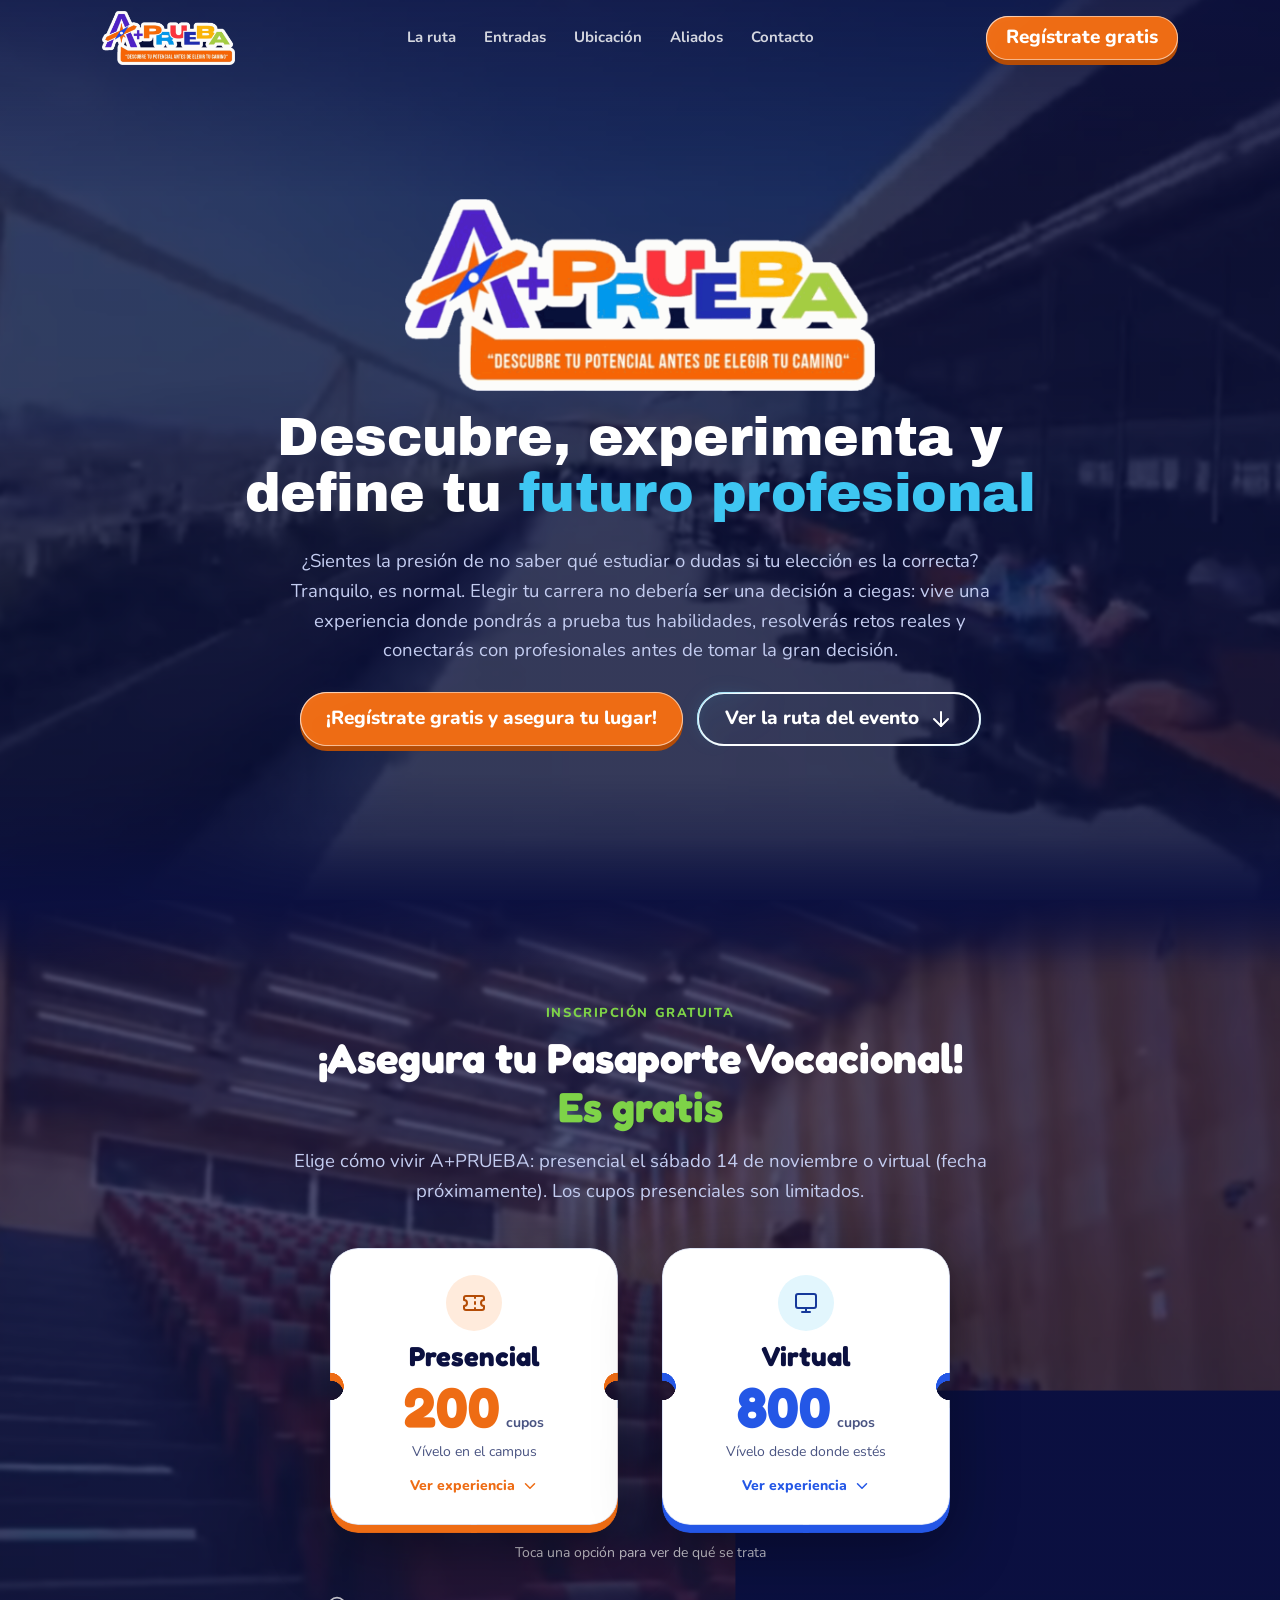
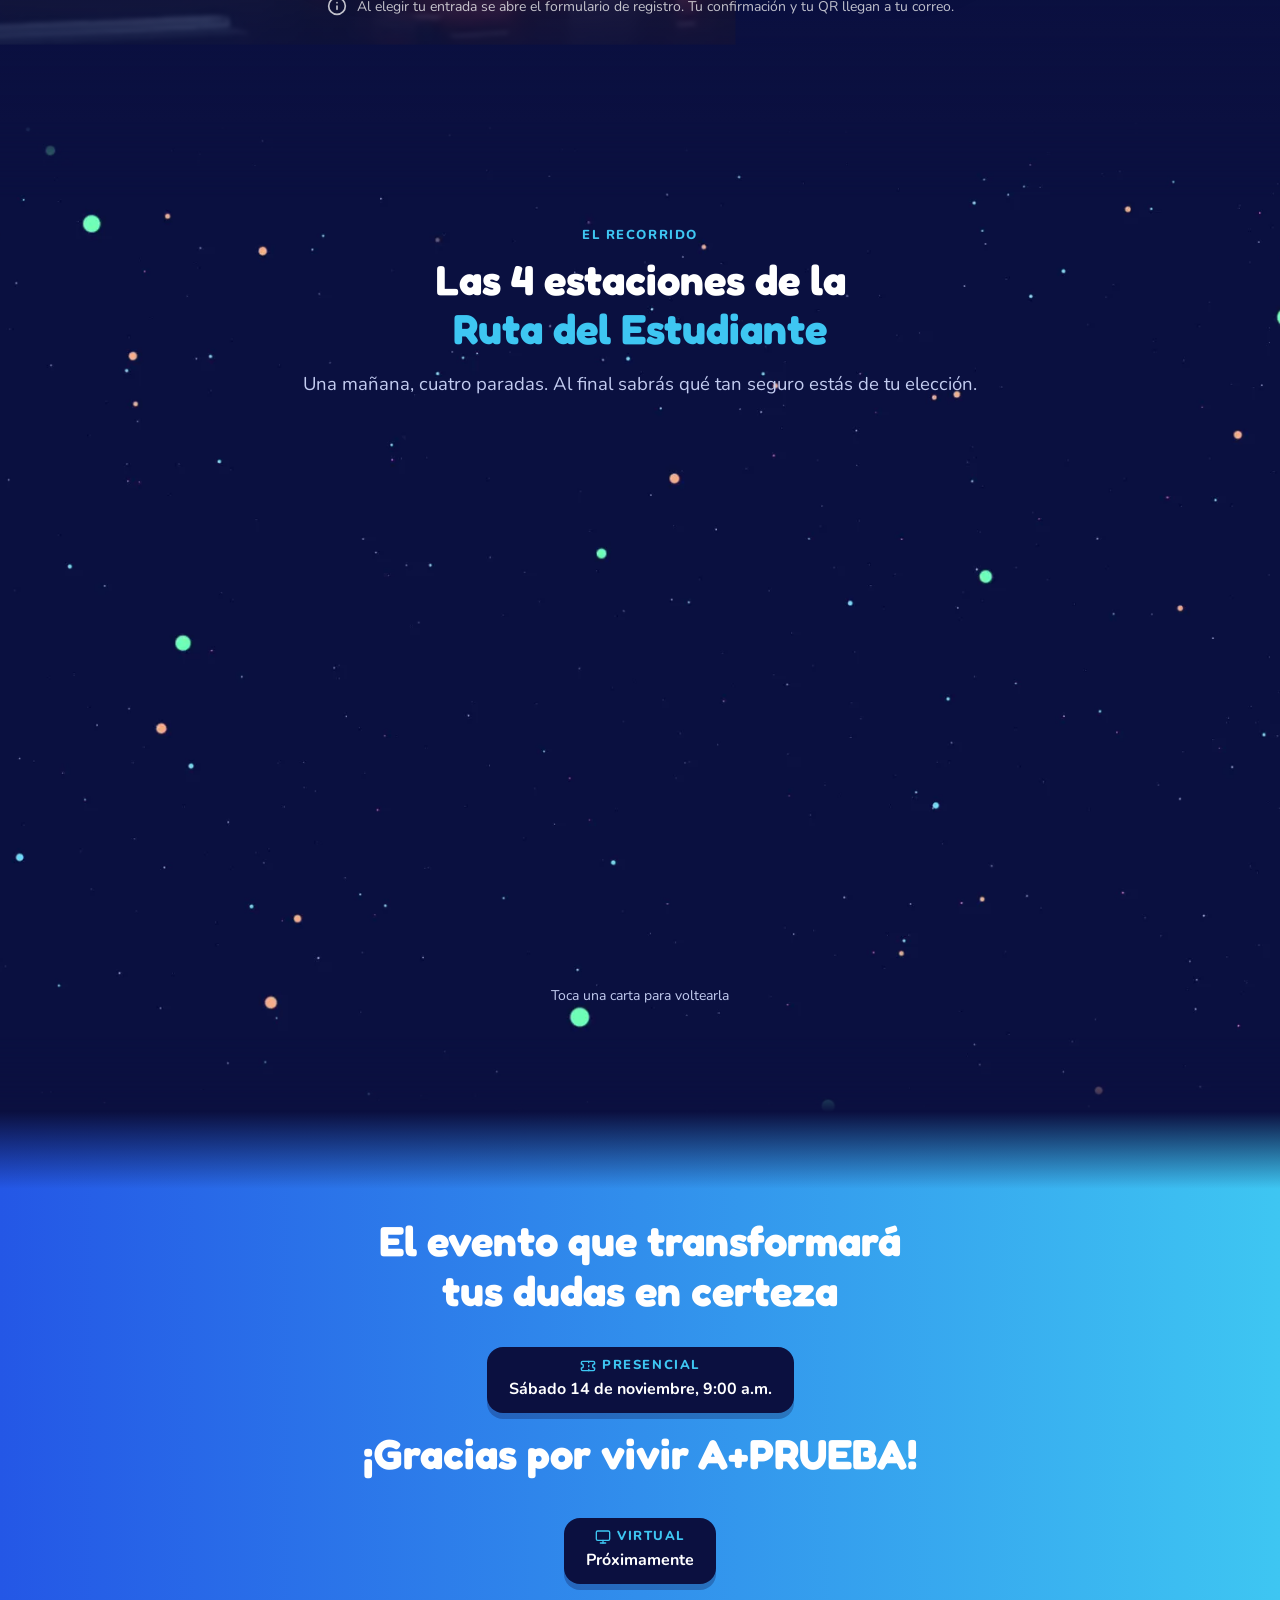
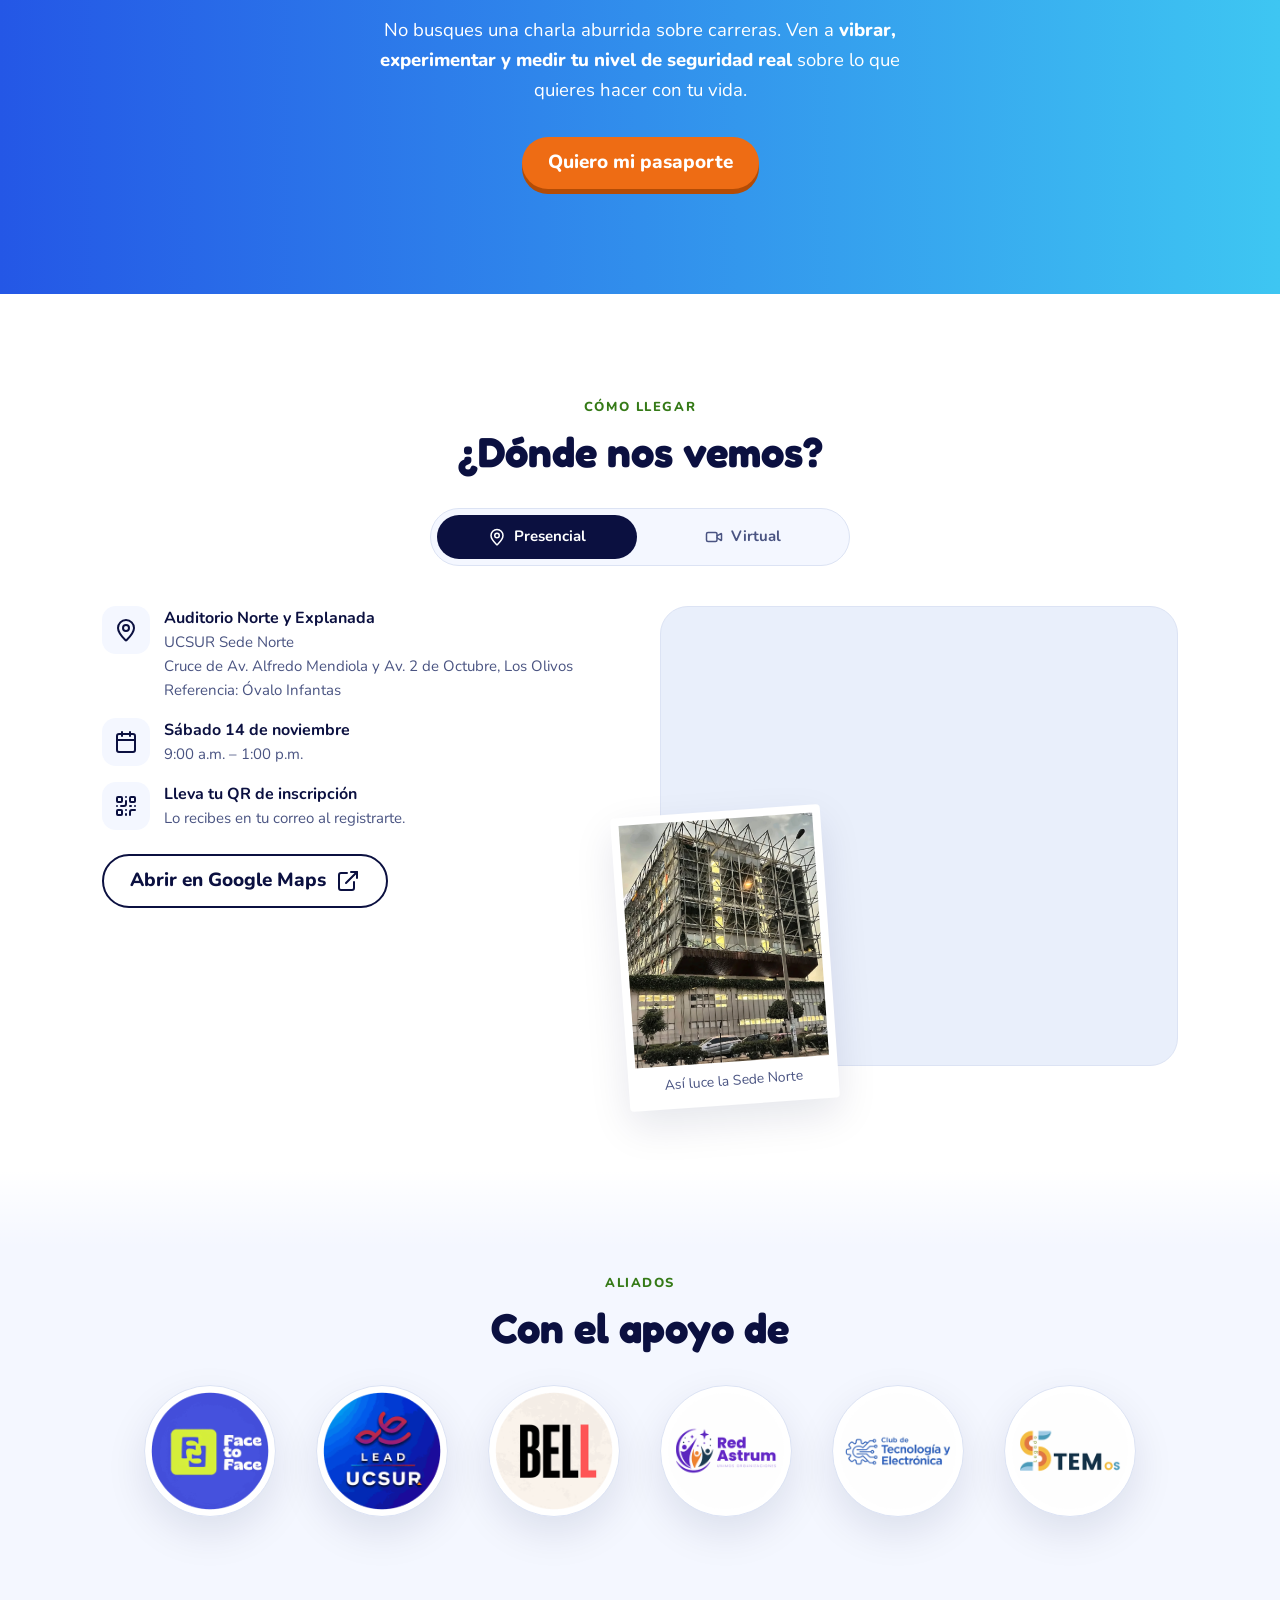
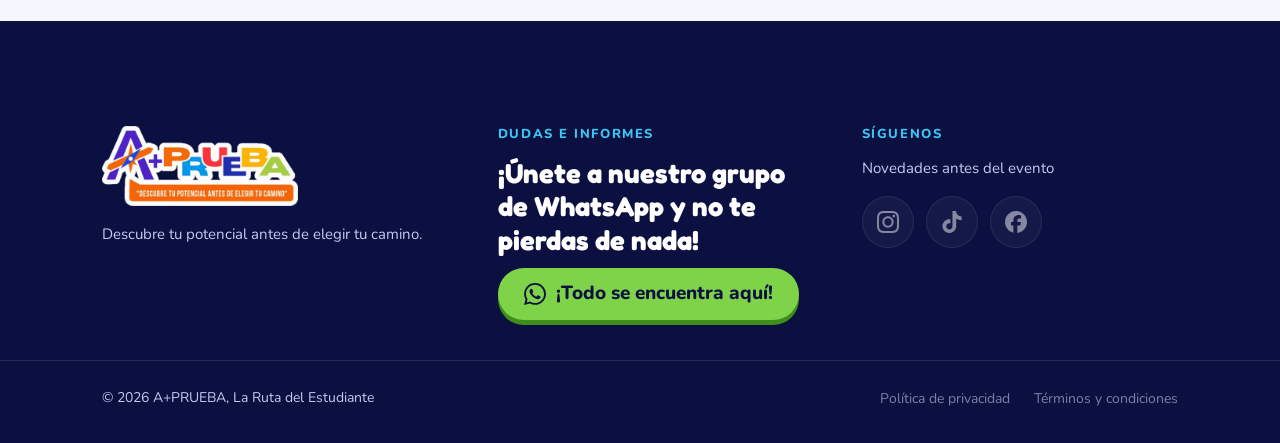
<file: index.html>
<!DOCTYPE html>
<html lang="es-PE">
<head>
<meta charset="utf-8">
<meta name="viewport" content="width=device-width, initial-scale=1">
<title>A+PRUEBA | La Ruta del Estudiante, 14 de noviembre</title>
<meta name="description" content="Descubre, experimenta y define tu futuro profesional. Evento gratuito para escolares: presencial el sábado 14 de noviembre en UCSUR Sede Norte, a las 9:00 a.m. La fecha virtual, próximamente.">
<meta name="theme-color" content="#0B1040">
<link rel="icon" href="favicon.svg" type="image/svg+xml">

<meta property="og:type" content="website">
<meta property="og:locale" content="es_PE">
<meta property="og:title" content="A+PRUEBA | La Ruta del Estudiante, 14 de noviembre">
<meta property="og:description" content="Descubre, experimenta y define tu futuro profesional. Evento gratuito para escolares: presencial el sábado 14 de noviembre en UCSUR Sede Norte, a las 9:00 a.m. La fecha virtual, próximamente.">
<meta property="og:url" content="https://aprueba-jade.vercel.app/">
<!-- Imagen para compartir: se genera con docs/og/og.html (ver CLAUDE.md, "Comandos").
     WhatsApp y Facebook piden URL absolutas: si llega un dominio propio, cambiar og:url,
     og:image y twitter:image. Un nombre nuevo obliga a pedirla de nuevo (saltea la caché). -->
<meta property="og:image" content="https://aprueba-jade.vercel.app/assets/og/og-aprueba-3.jpg">
<meta property="og:image:type" content="image/jpeg">
<meta property="og:image:width" content="1200">
<meta property="og:image:height" content="630">
<meta property="og:image:alt" content="A+PRUEBA, La Ruta del Estudiante: presencial el sábado 14 de noviembre, 9:00 a.m. Virtual: próximamente. Gratis.">
<meta name="twitter:card" content="summary_large_image">
<meta name="twitter:title" content="A+PRUEBA | La Ruta del Estudiante, 14 de noviembre">
<meta name="twitter:description" content="Descubre, experimenta y define tu futuro profesional. Evento gratuito para escolares: presencial el sábado 14 de noviembre en UCSUR Sede Norte, a las 9:00 a.m. La fecha virtual, próximamente.">
<meta name="twitter:image" content="https://aprueba-jade.vercel.app/assets/og/og-aprueba-3.jpg">
<meta name="twitter:image:alt" content="A+PRUEBA, La Ruta del Estudiante: presencial el sábado 14 de noviembre, 9:00 a.m. Virtual: próximamente. Gratis.">

<link rel="preconnect" href="https://fonts.googleapis.com">
<link rel="preconnect" href="https://fonts.gstatic.com" crossorigin>
<!-- Una hoja externa bloquea la ejecución de los módulos: si Google Fonts
     tarda, la página se queda sin JS. Se carga sin bloquear y se activa al llegar. -->
<link rel="preload" as="style" href="https://fonts.googleapis.com/css2?family=Archivo+Black&family=Fredoka:wght@600;700&family=Nunito:ital,wght@0,400;0,600;0,700;0,800;1,600&display=swap">
<link rel="stylesheet" href="https://fonts.googleapis.com/css2?family=Archivo+Black&family=Fredoka:wght@600;700&family=Nunito:ital,wght@0,400;0,600;0,700;0,800;1,600&display=swap" media="print" onload="this.media='all'">
<noscript><link rel="stylesheet" href="https://fonts.googleapis.com/css2?family=Archivo+Black&family=Fredoka:wght@600;700&family=Nunito:ital,wght@0,400;0,600;0,700;0,800;1,600&display=swap"></noscript>
<link rel="stylesheet" href="css/tokens.css">
<link rel="stylesheet" href="css/styles.css">
<link rel="stylesheet" href="css/motion.css">
</head>
<body>

<a class="salto" href="#contenido">Saltar al contenido</a>

<header class="nav" id="nav">
  <div class="contenedor nav__interior">
    <a class="nav__logo" href="#inicio">
      <img src="assets/logos/aprueba.png" alt="A+PRUEBA" width="132" height="54" fetchpriority="high" decoding="async">
    </a>

    <nav class="nav__menu" aria-label="Navegación principal">
      <ul class="nav__lista">
        <li><a href="#ruta"><span class="nav__texto">La ruta</span></a></li>
        <li><a href="#entradas"><span class="nav__texto">Entradas</span></a></li>
        <li><a href="#ubicacion"><span class="nav__texto">Ubicación</span></a></li>
        <li><a href="#aliados"><span class="nav__texto">Aliados</span></a></li>
        <li><a href="#contacto"><span class="nav__texto">Contacto</span></a></li>
      </ul>
    </nav>

    <a class="boton boton--naranja boton--compacto nav__cta" href="#entradas" data-ir-entradas data-latido>Regístrate gratis</a>

    <button class="nav__hamburguesa" type="button" aria-label="Abrir menú" aria-expanded="false" aria-controls="menu-movil">
      <svg class="icono" viewBox="0 0 24 24" fill="none" stroke="currentColor" stroke-width="2" stroke-linecap="round" stroke-linejoin="round" aria-hidden="true"><line x1="4" x2="20" y1="6" y2="6"/><line x1="4" x2="20" y1="12" y2="12"/><line x1="4" x2="20" y1="18" y2="18"/></svg>
    </button>
  </div>
</header>

<div class="menu-movil" id="menu-movil" hidden>
  <div class="menu-movil__barra">
    <img src="assets/logos/aprueba.png" alt="A+PRUEBA" width="108" height="44" loading="lazy" decoding="async">
    <button class="menu-movil__cerrar" type="button" aria-label="Cerrar menú">
      <svg class="icono" viewBox="0 0 24 24" fill="none" stroke="currentColor" stroke-width="2" stroke-linecap="round" stroke-linejoin="round" aria-hidden="true"><path d="M18 6 6 18"/><path d="m6 6 12 12"/></svg>
    </button>
  </div>
  <nav class="menu-movil__nav" aria-label="Navegación móvil">
    <ul>
      <li><a href="#ruta">La ruta</a></li>
      <li><a href="#entradas">Entradas</a></li>
      <li><a href="#ubicacion">Ubicación</a></li>
      <li><a href="#aliados">Aliados</a></li>
      <li><a href="#contacto">Contacto</a></li>
    </ul>
  </nav>
  <a class="boton boton--naranja boton--ancho" href="#entradas" data-ir-entradas>Regístrate gratis</a>
</div>

<main id="contenido">

<section class="hero" id="inicio" aria-labelledby="hero-titulo">
  <video class="video-fondo hero__video" muted loop playsinline preload="none"
         poster="assets/video/campus-poster.jpg" aria-hidden="true"
         data-fondo data-carga="al-cargar"
         data-movil-webm="assets/video/campus-movil.webm" data-movil="assets/video/campus-movil.mp4"
         data-webm="assets/video/campus.webm" data-escritorio="assets/video/campus.mp4"></video>
  <div class="contenedor hero__interior">
    <div class="hero__texto">

      <h1 class="hero__h1 archivo-black-regular" id="hero-titulo">
        <img class="hero__logo" src="assets/logos/aprueba.png" alt="A+PRUEBA" width="470" height="192" fetchpriority="high" decoding="async">
        <span class="hero__frase">Descubre, experimenta y define tu <span class="resalte-celeste">futuro profesional</span></span>
      </h1>

      <p class="hero__sub lead solo-escritorio">¿Sientes la presión de no saber qué estudiar o dudas si tu elección es la correcta? Tranquilo, es normal. Elegir tu carrera no debería ser una decisión a ciegas: vive una experiencia donde pondrás a prueba tus habilidades, resolverás retos reales y conectarás con profesionales antes de tomar la gran decisión.</p>
      <p class="hero__sub lead solo-movil">Elegir tu carrera no debería ser una decisión a ciegas. Pon a prueba tus habilidades, resuelve retos reales y conecta con profesionales antes de decidir.</p>

      <div class="hero__botones">
        <a class="boton boton--naranja" href="#entradas" data-ir-entradas>
          <span class="solo-escritorio-inline">¡Regístrate gratis y asegura tu lugar!</span>
          <span class="solo-movil-inline">¡Regístrate gratis!</span>
        </a>
        <a class="boton boton--fantasma" href="#ruta">
          Ver la ruta del evento
          <svg class="icono" viewBox="0 0 24 24" fill="none" stroke="currentColor" stroke-width="2" stroke-linecap="round" stroke-linejoin="round" aria-hidden="true"><path d="M12 5v14"/><path d="m19 12-7 7-7-7"/></svg>
        </a>
      </div>
    </div>
  </div>
</section>

<section class="seccion seccion--oscura entradas" id="entradas" aria-labelledby="entradas-titulo">
  <video class="video-fondo entradas__video" muted loop playsinline preload="none"
         poster="assets/video/auditorio-poster.jpg" aria-hidden="true"
         data-fondo data-movil="assets/video/auditorio-movil.mp4"
         data-webm="assets/video/auditorio.webm" data-escritorio="assets/video/auditorio.mp4"></video>

  <div class="contenedor">
    <header class="encabezado">
      <p class="overline overline--verde">Inscripción gratuita</p>
      <h2 id="entradas-titulo">¡Asegura tu Pasaporte Vocacional!<br><span class="resalte-verde">Es gratis</span></h2>
      <p class="lead lead--sobre-oscuro">Elige cómo vivir A+PRUEBA: presencial el sábado 14 de noviembre o virtual (fecha próximamente). Los cupos presenciales son limitados.</p>
    </header>

    <div class="entradas__selector">
      <div class="boletos">
        <button class="boleto boleto--presencial" type="button" id="boleto-presencial" data-modalidad="presencial" aria-haspopup="dialog">
          <span class="boleto__forma"><span class="boleto__interior">
            <span class="boleto__burbuja">
              <svg class="icono" viewBox="0 0 24 24" fill="none" stroke="currentColor" stroke-width="2" stroke-linecap="round" stroke-linejoin="round" aria-hidden="true"><path d="M2 9a3 3 0 0 1 0 6v2a2 2 0 0 0 2 2h16a2 2 0 0 0 2-2v-2a3 3 0 0 1 0-6V7a2 2 0 0 0-2-2H4a2 2 0 0 0-2 2Z"/><path d="M13 5v2"/><path d="M13 11v2"/><path d="M13 17v2"/></svg>
            </span>
            <span class="boleto__nombre">Presencial</span>
            <span class="boleto__cupos"><span class="boleto__numero" data-cupos="presencial">200</span> <span class="boleto__cupos-texto">cupos</span></span>
            <span class="boleto__linea">Vívelo en el campus</span>
            <span class="boleto__pie">
              <span class="boleto__pie-texto">Ver experiencia</span>
              <svg class="icono boleto__chevron" viewBox="0 0 24 24" fill="none" stroke="currentColor" stroke-width="2" stroke-linecap="round" stroke-linejoin="round" aria-hidden="true"><path d="m6 9 6 6 6-6"/></svg>
            </span>
          </span></span>
        </button>

        <button class="boleto boleto--virtual" type="button" id="boleto-virtual" data-modalidad="virtual" aria-haspopup="dialog">
          <span class="boleto__forma"><span class="boleto__interior">
            <span class="boleto__burbuja">
              <svg class="icono" viewBox="0 0 24 24" fill="none" stroke="currentColor" stroke-width="2" stroke-linecap="round" stroke-linejoin="round" aria-hidden="true"><rect width="20" height="14" x="2" y="3" rx="2"/><line x1="8" x2="16" y1="21" y2="21"/><line x1="12" x2="12" y1="17" y2="21"/></svg>
            </span>
            <span class="boleto__nombre">Virtual</span>
            <span class="boleto__cupos"><span class="boleto__numero" data-cupos="virtual">800</span> <span class="boleto__cupos-texto">cupos</span></span>
            <span class="boleto__linea">Vívelo desde donde estés</span>
            <span class="boleto__pie">
              <span class="boleto__pie-texto">Ver experiencia</span>
              <svg class="icono boleto__chevron" viewBox="0 0 24 24" fill="none" stroke="currentColor" stroke-width="2" stroke-linecap="round" stroke-linejoin="round" aria-hidden="true"><path d="m6 9 6 6 6-6"/></svg>
            </span>
          </span></span>
        </button>
      </div>

      <p class="entradas__ayuda small">Toca una opción para ver de qué se trata</p>

      <dialog class="dialogo dialogo--ticket" id="dialogo-boleto" aria-labelledby="panel-titulo-presencial" aria-describedby="panel-desc-presencial" data-modalidad="presencial">
        <div class="dialogo__caja panel-entrada">
          <button class="dialogo__cerrar" type="button" data-cerrar-dialogo aria-label="Cerrar">
            <svg class="icono" viewBox="0 0 24 24" fill="none" stroke="currentColor" stroke-width="2" stroke-linecap="round" stroke-linejoin="round" aria-hidden="true"><path d="M18 6 6 18"/><path d="m6 6 12 12"/></svg>
          </button>

          <div class="panel-entrada__contenido" data-modalidad="presencial">
            <div class="panel-entrada__info">
              <p class="badge badge--naranja">Experiencia presencial</p>
              <h3 class="panel-entrada__titulo" id="panel-titulo-presencial" tabindex="-1" data-foco-inicial>Vívelo en el campus</h3>
              <p class="panel-entrada__cupos"><span class="panel-entrada__numero" data-cupos="presencial">200</span> cupos</p>
              <p class="panel-entrada__desc" id="panel-desc-presencial">Recorre las 4 estaciones en el Auditorio Norte y la Explanada de UCSUR Sede Norte, con especialistas y profesionales a tu lado.</p>
              <ul class="beneficios">
                <li><span class="beneficios__check"><svg class="icono" viewBox="0 0 24 24" fill="none" stroke="currentColor" stroke-width="2" stroke-linecap="round" stroke-linejoin="round" aria-hidden="true"><path d="M20 6 9 17l-5-5"/></svg></span>Diagnóstico vocacional con especialistas</li>
                <li><span class="beneficios__check"><svg class="icono" viewBox="0 0 24 24" fill="none" stroke="currentColor" stroke-width="2" stroke-linecap="round" stroke-linejoin="round" aria-hidden="true"><path d="M20 6 9 17l-5-5"/></svg></span>Retos prácticos en mesas de trabajo</li>
                <li><span class="beneficios__check"><svg class="icono" viewBox="0 0 24 24" fill="none" stroke="currentColor" stroke-width="2" stroke-linecap="round" stroke-linejoin="round" aria-hidden="true"><path d="M20 6 9 17l-5-5"/></svg></span>Mentores de la industria en vivo</li>
                <li><span class="beneficios__check"><svg class="icono" viewBox="0 0 24 24" fill="none" stroke="currentColor" stroke-width="2" stroke-linecap="round" stroke-linejoin="round" aria-hidden="true"><path d="M20 6 9 17l-5-5"/></svg></span>Networking y validación al instante</li>
              </ul>
            </div>

            <div class="panel-entrada__accion">
              <p class="panel-entrada__subtitulo">Así funciona</p>
              <ol class="pasos">
                <li><span class="pasos__num">1</span><span class="pasos__texto">Regístrate gratis con tus datos.</span></li>
                <li><span class="pasos__num">2</span><span class="pasos__texto">Recibe tu Pasaporte (QR) en tu correo.</span></li>
                <li><span class="pasos__num">3</span><span class="pasos__texto">Preséntalo el sábado 14 de noviembre en UCSUR Sede Norte.</span></li>
              </ol>
              <button class="boton boton--naranja boton--ancho" type="button" data-luma="presencial" disabled>Inscripciones muy pronto</button>
              <p class="panel-entrada__nota small">Cupos limitados por orden de inscripción</p>
              <p class="panel-entrada__cambio small">¿Prefieres conectarte desde casa? <button class="enlace" type="button" data-cambiar="virtual">Ver experiencia virtual</button></p>
            </div>
          </div>

          <div class="panel-entrada__contenido" data-modalidad="virtual" hidden>
            <div class="panel-entrada__info">
              <p class="badge badge--azul">Experiencia virtual</p>
              <h3 class="panel-entrada__titulo" id="panel-titulo-virtual" tabindex="-1" data-foco-inicial>Vívelo desde donde estés</h3>
              <p class="panel-entrada__cupos"><span class="panel-entrada__numero" data-cupos="virtual">800</span> cupos</p>
              <p class="panel-entrada__desc" id="panel-desc-virtual">Conéctate desde tu celular o computadora a una experiencia pensada para lo virtual: no es una simple transmisión, tiene dinámicas propias.</p>
              <ul class="beneficios">
                <li><span class="beneficios__check"><svg class="icono" viewBox="0 0 24 24" fill="none" stroke="currentColor" stroke-width="2" stroke-linecap="round" stroke-linejoin="round" aria-hidden="true"><path d="M20 6 9 17l-5-5"/></svg></span>Diagnóstico digital desde tu celular</li>
                <li><span class="beneficios__check"><svg class="icono" viewBox="0 0 24 24" fill="none" stroke="currentColor" stroke-width="2" stroke-linecap="round" stroke-linejoin="round" aria-hidden="true"><path d="M20 6 9 17l-5-5"/></svg></span>Experiencias dinámicas guiadas</li>
                <li><span class="beneficios__check"><svg class="icono" viewBox="0 0 24 24" fill="none" stroke="currentColor" stroke-width="2" stroke-linecap="round" stroke-linejoin="round" aria-hidden="true"><path d="M20 6 9 17l-5-5"/></svg></span>Retos colaborativos en equipos online</li>
                <li><span class="beneficios__check"><svg class="icono" viewBox="0 0 24 24" fill="none" stroke="currentColor" stroke-width="2" stroke-linecap="round" stroke-linejoin="round" aria-hidden="true"><path d="M20 6 9 17l-5-5"/></svg></span>Conversatorios y salas interactivas</li>
              </ul>
            </div>

            <div class="panel-entrada__accion">
              <p class="panel-entrada__subtitulo">Así funciona</p>
              <ol class="pasos">
                <li><span class="pasos__num">1</span><span class="pasos__texto">Regístrate gratis con tus datos.</span></li>
                <li><span class="pasos__num">2</span><span class="pasos__texto">Recibe tu enlace privado en tu correo.</span></li>
                <li><span class="pasos__num">3</span><span class="pasos__texto">Conéctate el día del evento (fecha próximamente).</span></li>
              </ol>
              <button class="boton boton--azul boton--ancho" type="button" data-luma="virtual" disabled>Inscripciones muy pronto</button>
              <p class="panel-entrada__nota small">Recibirás el enlace privado de acceso en tu correo</p>
              <p class="panel-entrada__cambio small">¿Prefieres vivirlo en el campus? <button class="enlace" type="button" data-cambiar="presencial">Ver experiencia presencial</button></p>
            </div>
          </div>
        </div>
      </dialog>
    </div>

    <p class="entradas__nota">
      <svg class="icono" viewBox="0 0 24 24" fill="none" stroke="currentColor" stroke-width="2" stroke-linecap="round" stroke-linejoin="round" aria-hidden="true"><circle cx="12" cy="12" r="10"/><path d="M12 16v-4"/><path d="M12 8h.01"/></svg>
      Al elegir tu entrada se abre el formulario de registro. Tu confirmación y tu QR llegan a tu correo.
    </p>
  </div>
</section>

<section class="seccion seccion--oscura ruta" id="ruta" aria-labelledby="ruta-titulo">
  <!-- Fondo: partículas de colores. El cuadro quieto va en un
       <img lazy> y no en poster, que se pediría con la página; queda solo con movimiento
       reducido o ahorro de datos. Solo MP4: ref=12 lo deja más liviano que un WebM. -->
  <img class="ruta__fondo" src="assets/video/fondo-ruta-poster.webp" alt="" width="1920" height="1080"
       loading="lazy" decoding="async" aria-hidden="true">
  <video class="video-fondo ruta__fondo" muted loop playsinline preload="none" aria-hidden="true"
         data-fondo data-movil="assets/video/fondo-ruta-movil.mp4" data-escritorio="assets/video/fondo-ruta.mp4"></video>

  <div class="contenedor">
    <header class="encabezado">
      <p class="overline overline--celeste">El recorrido</p>
      <h2 id="ruta-titulo">Las 4 estaciones de la<br><span class="resalte-celeste">Ruta del Estudiante</span></h2>
      <p class="lead lead--sobre-oscuro">Una mañana, cuatro paradas. Al final sabrás qué tan seguro estás de tu elección.</p>
    </header>

    <!-- Carrusel 3D de cartas (js/carrusel.js, lo arma js/ruta.js): al tocar una carta se
         voltea y en el reverso está su estación. Va en un hijo del escenario: .circular-carousel
         lleva width: 100% y le pisaría el ancho a sangre. -->
    <div class="ruta__escenario" hidden><div data-carrusel></div></div>
    <p class="ruta__pista small">Toca una carta para voltearla</p>

    <!-- Sin JS: las 4 estaciones en grilla. Con JS quedan solo para lectores de pantalla, y el
         reverso de cada carta copia su contenido. -->
    <div class="ruta__estaciones">
        <article class="estacion estacion--1" data-foto="assets/img/ruta/conocete.webp">
          <span class="estacion__burbuja">
            <svg class="icono" viewBox="0 0 24 24" fill="none" stroke="currentColor" stroke-width="2" stroke-linecap="round" stroke-linejoin="round" aria-hidden="true"><circle cx="12" cy="12" r="10"/><polygon points="16.24 7.76 14.12 14.12 7.76 16.24 9.88 9.88 16.24 7.76"/></svg>
          </span>
          <div class="estacion__texto">
            <p class="overline estacion__overline">Estación 1</p>
            <h3 class="estacion__titulo">Conócete</h3>
            <p class="estacion__pregunta">¿Qué podría encajar conmigo?</p>
            <p class="estacion__desc">Realiza un diagnóstico vocacional en tiempo real desde tu celular. Descubre tus principales intereses, identifica carreras sugeridas y regístralas en tu Pasaporte Vocacional.</p>
          </div>
        </article>

        <article class="estacion estacion--2" data-foto="assets/img/ruta/experimenta.webp">
          <span class="estacion__burbuja">
            <svg class="icono" viewBox="0 0 24 24" fill="none" stroke="currentColor" stroke-width="2" stroke-linecap="round" stroke-linejoin="round" aria-hidden="true"><path d="m15.5 7.5 2.3 2.3a1 1 0 0 0 1.4 0l2.1-2.1a1 1 0 0 0 0-1.4L19 4"/><path d="m21 2-9.6 9.6"/><circle cx="7.5" cy="15.5" r="5.5"/></svg>
          </span>
          <div class="estacion__texto">
            <p class="overline estacion__overline">Estación 2</p>
            <h3 class="estacion__titulo">Experimenta</h3>
            <p class="estacion__pregunta">¿Cómo resolverías un problema real desde la profesión que quieres ejercer?</p>
            <p class="estacion__desc">Trabaja en equipo en la explanada con un reto basado en los ODS (Salud, Educación, Sostenibilidad o Consumo Responsable). Prepara un pitch, compite por mentorías, membresías y premios en efectivo, y demuestra tu talento.</p>
          </div>
        </article>

        <article class="estacion estacion--3" data-foto="assets/img/ruta/escucha.webp">
          <span class="estacion__burbuja">
            <svg class="icono" viewBox="0 0 24 24" fill="none" stroke="currentColor" stroke-width="2" stroke-linecap="round" stroke-linejoin="round" aria-hidden="true"><path d="M12 2a3 3 0 0 0-3 3v7a3 3 0 0 0 6 0V5a3 3 0 0 0-3-3Z"/><path d="M19 10v2a7 7 0 0 1-14 0v-2"/><line x1="12" x2="12" y1="19" y2="22"/></svg>
          </span>
          <div class="estacion__texto">
            <p class="overline estacion__overline">Estación 3</p>
            <h3 class="estacion__titulo">Escucha y conecta</h3>
            <p class="estacion__pregunta">¿Cómo es realmente estudiar y ejercer estas carreras?</p>
            <p class="estacion__desc">Paneles en vivo con estudiantes y profesionales, sin filtros ni discursos armados. Descubre los mitos, las sorpresas, las dificultades reales y el impacto de la inteligencia artificial en cada profesión.</p>
          </div>
        </article>

        <article class="estacion estacion--4" data-foto="assets/img/ruta/valida.webp">
          <span class="estacion__burbuja">
            <svg class="icono" viewBox="0 0 24 24" fill="none" stroke="currentColor" stroke-width="2" stroke-linecap="round" stroke-linejoin="round" aria-hidden="true"><circle cx="12" cy="12" r="10"/><circle cx="12" cy="12" r="6"/><circle cx="12" cy="12" r="2"/></svg>
          </span>
          <div class="estacion__texto">
            <p class="overline estacion__overline">Estación 4</p>
            <h3 class="estacion__titulo">Valida y consolida</h3>
            <p class="estacion__pregunta">Después de todo lo vivido, ¿qué tan seguro estás?</p>
            <p class="estacion__desc">Evalúa tu evolución antes y después del evento. Descubre si confirmas tu carrera, encuentras una nueva vocación o decides explorar más. ¡Conecta directo con organizaciones que potenciarán tu futuro!</p>
          </div>
        </article>
    </div>
  </div>
</section>

<section class="seccion contador" aria-labelledby="contador-titulo">
  <div class="contenedor encabezado">
    <h2 id="contador-titulo">El evento que transformará tus dudas en certeza</h2>

    <!-- Una cuenta regresiva por fecha (js/countdown.js toma la de CONFIG.evento[data-sesion]) -->
    <div class="contador__fechas">
      <div class="contador__fecha" data-sesion="presencial">
        <p class="contador__cuando">
          <span class="contador__modalidad"><svg class="icono" viewBox="0 0 24 24" fill="none" stroke="currentColor" stroke-width="2" stroke-linecap="round" stroke-linejoin="round" aria-hidden="true"><path d="M2 9a3 3 0 0 1 0 6v2a2 2 0 0 0 2 2h16a2 2 0 0 0 2-2v-2a3 3 0 0 1 0-6V7a2 2 0 0 0-2-2H4a2 2 0 0 0-2 2Z"/><path d="M13 5v2"/><path d="M13 11v2"/><path d="M13 17v2"/></svg>Presencial</span>
          <span class="contador__dia">Sábado 14 de noviembre, 9:00 a.m.</span>
        </p>
        <div class="contador__cajas" aria-hidden="true">
          <div class="contador__caja"><span class="contador__num" data-unidad="dias">--</span><span class="contador__unidad">Días</span></div>
          <span class="contador__sep">:</span>
          <div class="contador__caja"><span class="contador__num" data-unidad="horas">--</span><span class="contador__unidad">Horas</span></div>
          <span class="contador__sep">:</span>
          <div class="contador__caja"><span class="contador__num" data-unidad="minutos">--</span><span class="contador__unidad">Min</span></div>
          <span class="contador__sep">:</span>
          <div class="contador__caja"><span class="contador__num" data-unidad="segundos">--</span><span class="contador__unidad">Seg</span></div>
        </div>
      </div>
      <div class="contador__fecha" data-sesion="virtual">
        <p class="contador__cuando">
          <span class="contador__modalidad"><svg class="icono" viewBox="0 0 24 24" fill="none" stroke="currentColor" stroke-width="2" stroke-linecap="round" stroke-linejoin="round" aria-hidden="true"><rect width="20" height="14" x="2" y="3" rx="2"/><line x1="8" x2="16" y1="21" y2="21"/><line x1="12" x2="12" y1="17" y2="21"/></svg>Virtual</span>
          <span class="contador__dia">Próximamente</span>
        </p>
        <!-- Sin fecha todavía: las cajas quedan ocultas (hidden) hasta que CONFIG.evento.virtual tenga inicio -->
        <div class="contador__cajas" aria-hidden="true" hidden>
          <div class="contador__caja"><span class="contador__num" data-unidad="dias">--</span><span class="contador__unidad">Días</span></div>
          <span class="contador__sep">:</span>
          <div class="contador__caja"><span class="contador__num" data-unidad="horas">--</span><span class="contador__unidad">Horas</span></div>
          <span class="contador__sep">:</span>
          <div class="contador__caja"><span class="contador__num" data-unidad="minutos">--</span><span class="contador__unidad">Min</span></div>
          <span class="contador__sep">:</span>
          <div class="contador__caja"><span class="contador__num" data-unidad="segundos">--</span><span class="contador__unidad">Seg</span></div>
        </div>
      </div>
    </div>
    <p class="sr-only" id="contador-aria" aria-live="polite"></p>

    <p class="contador__texto">No busques una charla aburrida sobre carreras. Ven a <strong>vibrar, experimentar y medir tu nivel de seguridad real</strong> sobre lo que quieres hacer con tu vida.</p>
    <a class="boton boton--naranja" href="#entradas" data-ir-entradas>Quiero mi pasaporte</a>
  </div>
</section>

<section class="seccion ubicacion" id="ubicacion" aria-labelledby="ubicacion-titulo">
  <div class="contenedor">
    <header class="encabezado">
      <p class="overline overline--verde">Cómo llegar</p>
      <h2 id="ubicacion-titulo">¿Dónde nos vemos?</h2>
    </header>

    <div class="pestanas" role="tablist" aria-label="Modalidad del evento">
      <button class="pestana pestana--activa" type="button" role="tab" id="tab-presencial" aria-selected="true" aria-controls="ubi-presencial">
        <svg class="icono" viewBox="0 0 24 24" fill="none" stroke="currentColor" stroke-width="2" stroke-linecap="round" stroke-linejoin="round" aria-hidden="true"><path d="M20 10c0 4.4-5.5 10.2-7.3 12a1 1 0 0 1-1.4 0C9.5 20.2 4 14.4 4 10a8 8 0 0 1 16 0"/><circle cx="12" cy="10" r="3"/></svg>
        Presencial
      </button>
      <button class="pestana" type="button" role="tab" id="tab-virtual" aria-selected="false" aria-controls="ubi-virtual" tabindex="-1">
        <svg class="icono" viewBox="0 0 24 24" fill="none" stroke="currentColor" stroke-width="2" stroke-linecap="round" stroke-linejoin="round" aria-hidden="true"><path d="m16 13 5.223 3.482a.5.5 0 0 0 .777-.416V7.87a.5.5 0 0 0-.752-.432L16 10.5"/><rect x="2" y="6" width="14" height="12" rx="2"/></svg>
        Virtual
      </button>
    </div>

    <div class="ubicacion__panel" role="tabpanel" id="ubi-presencial" aria-labelledby="tab-presencial" tabindex="0">
      <div class="ubicacion__info">
        <ul class="datos">
          <li class="dato">
            <span class="dato__icono"><svg class="icono" viewBox="0 0 24 24" fill="none" stroke="currentColor" stroke-width="2" stroke-linecap="round" stroke-linejoin="round" aria-hidden="true"><path d="M20 10c0 4.4-5.5 10.2-7.3 12a1 1 0 0 1-1.4 0C9.5 20.2 4 14.4 4 10a8 8 0 0 1 16 0"/><circle cx="12" cy="10" r="3"/></svg></span>
            <span>
              <span class="dato__titulo">Auditorio Norte y Explanada</span>
              <span class="dato__texto">UCSUR Sede Norte</span>
              <span class="dato__texto" data-config="mapa.direccion">Cruce de Av. Alfredo Mendiola y Av. 2 de Octubre, Los Olivos</span>
              <span class="dato__texto" data-config="mapa.referencia">Referencia: Óvalo Infantas</span>
            </span>
          </li>
          <li class="dato">
            <span class="dato__icono"><svg class="icono" viewBox="0 0 24 24" fill="none" stroke="currentColor" stroke-width="2" stroke-linecap="round" stroke-linejoin="round" aria-hidden="true"><path d="M8 2v4"/><path d="M16 2v4"/><rect width="18" height="18" x="3" y="4" rx="2"/><path d="M3 10h18"/></svg></span>
            <span>
              <span class="dato__titulo">Sábado 14 de noviembre</span>
              <span class="dato__texto">9:00 a.m. – 1:00 p.m.</span>
            </span>
          </li>
          <li class="dato">
            <span class="dato__icono"><svg class="icono" viewBox="0 0 24 24" fill="none" stroke="currentColor" stroke-width="2" stroke-linecap="round" stroke-linejoin="round" aria-hidden="true"><rect width="5" height="5" x="3" y="3" rx="1"/><rect width="5" height="5" x="16" y="3" rx="1"/><rect width="5" height="5" x="3" y="16" rx="1"/><path d="M21 16h-3a2 2 0 0 0-2 2v3"/><path d="M12 7v3a2 2 0 0 1-2 2H7"/><path d="M3 12h.01"/><path d="M12 3h.01"/><path d="M12 16v.01"/><path d="M16 12h1"/><path d="M21 12v.01"/><path d="M12 21v-1"/></svg></span>
            <span>
              <span class="dato__titulo">Lleva tu QR de inscripción</span>
              <span class="dato__texto">Lo recibes en tu correo al registrarte.</span>
            </span>
          </li>
        </ul>

        <span class="boton boton--contorno" data-config-href="mapa.linkUrl" role="link" aria-disabled="true">
          Abrir en Google Maps
          <svg class="icono" viewBox="0 0 24 24" fill="none" stroke="currentColor" stroke-width="2" stroke-linecap="round" stroke-linejoin="round" aria-hidden="true"><path d="M15 3h6v6"/><path d="M10 14 21 3"/><path d="M18 13v6a2 2 0 0 1-2 2H5a2 2 0 0 1-2-2V6a2 2 0 0 1 2-2h6"/></svg>
        </span>
      </div>

      <div class="ubicacion__visual">
        <div class="ubicacion__mapa" data-mapa>
          <div class="mapa-falso" aria-hidden="true">
            <span class="mapa-falso__calle mapa-falso__calle--h1"></span>
            <span class="mapa-falso__calle mapa-falso__calle--h2"></span>
            <span class="mapa-falso__calle mapa-falso__calle--v1"></span>
            <span class="mapa-falso__calle mapa-falso__calle--v2"></span>
            <span class="mapa-falso__bloque mapa-falso__bloque--auditorio">Auditorio Norte</span>
            <span class="mapa-falso__bloque mapa-falso__bloque--explanada">Explanada</span>
            <span class="mapa-falso__pin">
              <svg viewBox="0 0 24 24" fill="none" stroke="currentColor" stroke-width="2.5" stroke-linecap="round" stroke-linejoin="round"><path d="M20 10c0 4.4-5.5 10.2-7.3 12a1 1 0 0 1-1.4 0C9.5 20.2 4 14.4 4 10a8 8 0 0 1 16 0"/><circle cx="12" cy="10" r="3"/></svg>
            </span>
          </div>
        </div>
        <button class="polaroid" type="button" aria-haspopup="dialog" aria-label="Así luce la Sede Norte: ver la foto en grande">
          <picture>
            <source srcset="assets/img/sede-norte.webp" type="image/webp">
            <img class="polaroid__foto" src="assets/img/sede-norte.jpg" width="1240" height="1403" loading="lazy" decoding="async" alt="Edificio de la Universidad Científica del Sur, Sede Norte">
          </picture>
          <span class="polaroid__pie">Así luce la Sede Norte</span>
        </button>
      </div>
    </div>

    <dialog class="dialogo dialogo--foto" id="dialogo-foto" aria-labelledby="foto-pie">
      <div class="dialogo__caja foto-grande">
        <button class="dialogo__cerrar" type="button" data-cerrar-dialogo aria-label="Cerrar">
          <svg class="icono" viewBox="0 0 24 24" fill="none" stroke="currentColor" stroke-width="2" stroke-linecap="round" stroke-linejoin="round" aria-hidden="true"><path d="M18 6 6 18"/><path d="m6 6 12 12"/></svg>
        </button>
        <picture>
          <source srcset="assets/img/sede-norte.webp" type="image/webp">
          <img class="foto-grande__img" src="assets/img/sede-norte.jpg" width="1240" height="1403" loading="lazy" decoding="async" alt="Edificio de la Universidad Científica del Sur, Sede Norte">
        </picture>
        <p class="foto-grande__pie" id="foto-pie" tabindex="-1" data-foco-inicial>Así luce la Sede Norte</p>
      </div>
    </dialog>

    <div class="ubicacion__panel" role="tabpanel" id="ubi-virtual" aria-labelledby="tab-virtual" tabindex="0" hidden>
      <div class="ubicacion__info">
        <ul class="datos">
          <li class="dato">
            <span class="dato__icono"><svg class="icono" viewBox="0 0 24 24" fill="none" stroke="currentColor" stroke-width="2" stroke-linecap="round" stroke-linejoin="round" aria-hidden="true"><path d="m16 13 5.223 3.482a.5.5 0 0 0 .777-.416V7.87a.5.5 0 0 0-.752-.432L16 10.5"/><rect x="2" y="6" width="14" height="12" rx="2"/></svg></span>
            <span>
              <span class="dato__titulo">Transmisión exclusiva con acceso interactivo</span>
              <span class="dato__texto">Plataforma: <span data-config="virtual.plataforma">[POR CONFIRMAR]</span></span>
            </span>
          </li>
          <li class="dato">
            <span class="dato__icono"><svg class="icono" viewBox="0 0 24 24" fill="none" stroke="currentColor" stroke-width="2" stroke-linecap="round" stroke-linejoin="round" aria-hidden="true"><path d="M8 2v4"/><path d="M16 2v4"/><rect width="18" height="18" x="3" y="4" rx="2"/><path d="M3 10h18"/></svg></span>
            <span>
              <span class="dato__titulo">Fecha: próximamente</span>
              <span class="dato__texto">Horario por confirmar</span>
            </span>
          </li>
          <li class="dato">
            <span class="dato__icono"><svg class="icono" viewBox="0 0 24 24" fill="none" stroke="currentColor" stroke-width="2" stroke-linecap="round" stroke-linejoin="round" aria-hidden="true"><path d="M7.9 20A9 9 0 1 0 4 16.1L2 22Z"/></svg></span>
            <span>
              <span class="dato__titulo">Tu enlace privado llega a tu correo</span>
              <span class="dato__texto">Solo para inscritos en la modalidad virtual.</span>
            </span>
          </li>
          <li class="dato">
            <span class="dato__icono"><svg class="icono" viewBox="0 0 24 24" fill="none" stroke="currentColor" stroke-width="2" stroke-linecap="round" stroke-linejoin="round" aria-hidden="true"><rect width="20" height="14" x="2" y="3" rx="2"/><line x1="8" x2="16" y1="21" y2="21"/><line x1="12" x2="12" y1="17" y2="21"/></svg></span>
            <span>
              <span class="dato__titulo">Qué necesitas</span>
              <span class="dato__texto">Celular o computadora con internet.</span>
            </span>
          </li>
        </ul>
      </div>

      <div class="ubicacion__mapa">
        <div class="pantalla-falsa" aria-hidden="true">
          <div class="pantalla-falsa__marco">
            <!-- La animación de la conferencia (un GIF, en MP4: ver assets/video/sala-original.gif).
                 La maneja js/video.js: se carga al abrir esta pestaña y, con movimiento reducido, queda el cuadro quieto. -->
            <div class="pantalla-falsa__sala">
              <img src="assets/video/sala-poster.jpg" alt="" width="450" height="450" loading="lazy" decoding="async">
              <video data-fondo data-escritorio="assets/video/sala.mp4" muted loop playsinline preload="none"></video>
            </div>
            <span class="pantalla-falsa__vivo">EN VIVO</span>
            <span class="pantalla-falsa__etiqueta">Sala A+PRUEBA</span>
          </div>
        </div>
      </div>
    </div>
  </div>
</section>

<section class="seccion seccion--nube aliados" id="aliados" aria-labelledby="aliados-titulo">
  <div class="contenedor">
    <header class="encabezado">
      <p class="overline overline--verde">Aliados</p>
      <h2 id="aliados-titulo">Con el apoyo de</h2>
    </header>

    <ul class="aliados__lista">
      <li><span class="aliado" data-aliado="face-to-face" role="link" aria-disabled="true"><img class="aliado__logo" src="assets/logos/face-to-face.png" alt="Face to Face" width="264" height="264" loading="lazy" decoding="async"></span></li>
      <li><span class="aliado" data-aliado="lead-ucsur" role="link" aria-disabled="true"><img class="aliado__logo" src="assets/logos/lead-ucsur.png" alt="LEAD UCSUR" width="264" height="264" loading="lazy" decoding="async"></span></li>
      <li><span class="aliado" data-aliado="bell" role="link" aria-disabled="true"><img class="aliado__logo" src="assets/logos/bell.png" alt="BELL" width="264" height="264" loading="lazy" decoding="async"></span></li>
      <li><span class="aliado" data-aliado="red-astrum" role="link" aria-disabled="true"><img class="aliado__logo" src="assets/logos/red-astrum.png" alt="Red Astrum" width="264" height="264" loading="lazy" decoding="async"></span></li>
      <li><span class="aliado" data-aliado="club-tecnologia-electronica" role="link" aria-disabled="true"><img class="aliado__logo" src="assets/logos/club-tecnologia-electronica.png" alt="Club de Tecnología y Electrónica" width="264" height="264" loading="lazy" decoding="async"></span></li>
      <li><span class="aliado" data-aliado="legado-stemos" role="link" aria-disabled="true"><img class="aliado__logo" src="assets/logos/legado-stemos.png" alt="Legado STEMos" width="264" height="264" loading="lazy" decoding="async"></span></li>
    </ul>
  </div>
</section>

</main>

<footer class="pie" id="contacto" aria-labelledby="pie-titulo">
  <div class="contenedor pie__interior">
    <div class="pie__marca">
      <img src="assets/logos/aprueba.png" alt="A+PRUEBA" width="196" height="80" loading="lazy" decoding="async">
      <p class="pie__lema">Descubre tu potencial antes de elegir tu camino.</p>
    </div>

    <div class="pie__col">
      <p class="overline overline--celeste">Dudas e informes</p>
      <h2 class="pie__titulo" id="pie-titulo">¡Únete a nuestro grupo de WhatsApp y no te pierdas de nada!</h2>
      <span class="boton boton--verde" data-whatsapp role="link" aria-disabled="true">
        <svg class="icono-marca" viewBox="0 0 24 24" fill="currentColor" aria-hidden="true"><path d="M17.472 14.382c-.297-.149-1.758-.867-2.03-.967-.273-.099-.471-.148-.67.15-.197.297-.767.966-.94 1.164-.173.199-.347.223-.644.075-.297-.15-1.255-.463-2.39-1.475-.883-.788-1.48-1.761-1.653-2.059-.173-.297-.018-.458.13-.606.134-.133.298-.347.446-.52.149-.174.198-.298.298-.497.099-.198.05-.371-.025-.52-.075-.149-.669-1.612-.916-2.207-.242-.579-.487-.5-.669-.51-.173-.008-.371-.01-.57-.01-.198 0-.52.074-.792.372-.272.297-1.04 1.016-1.04 2.479 0 1.462 1.065 2.875 1.213 3.074.149.198 2.096 3.2 5.077 4.487.709.306 1.262.489 1.694.625.712.227 1.36.195 1.871.118.571-.085 1.758-.719 2.006-1.413.248-.694.248-1.289.173-1.413-.074-.124-.272-.198-.57-.347m-5.421 7.403h-.004a9.87 9.87 0 01-5.031-1.378l-.361-.214-3.741.982.998-3.648-.235-.374a9.86 9.86 0 01-1.51-5.26c.001-5.45 4.436-9.884 9.888-9.884 2.64 0 5.122 1.03 6.988 2.898a9.825 9.825 0 012.893 6.994c-.003 5.45-4.437 9.884-9.885 9.884m8.413-18.297A11.815 11.815 0 0012.05 0C5.495 0 .16 5.335.157 11.892c0 2.096.547 4.142 1.588 5.945L.057 24l6.305-1.654a11.882 11.882 0 005.683 1.448h.005c6.554 0 11.89-5.335 11.893-11.893a11.821 11.821 0 00-3.48-8.413Z"/></svg>
        ¡Todo se encuentra aquí!
      </span>
    </div>

    <div class="pie__col">
      <p class="overline overline--celeste">Síguenos</p>
      <p class="pie__texto">Novedades antes del evento</p>
      <ul class="redes">
        <li><span class="red" aria-label="Instagram" data-red="instagram" role="link" aria-disabled="true"><svg class="icono-marca" viewBox="0 0 24 24" fill="currentColor" aria-hidden="true"><path d="M7.0301.084c-1.2768.0602-2.1487.264-2.911.5634-.7888.3075-1.4575.72-2.1228 1.3877-.6652.6677-1.075 1.3368-1.3802 2.127-.2954.7638-.4956 1.6365-.552 2.914-.0564 1.2775-.0689 1.6882-.0626 4.947.0062 3.2586.0206 3.6671.0825 4.9473.061 1.2765.264 2.1482.5635 2.9107.308.7889.72 1.4573 1.388 2.1228.6679.6655 1.3365 1.0743 2.1285 1.38.7632.295 1.6361.4961 2.9134.552 1.2773.056 1.6884.069 4.9462.0627 3.2578-.0062 3.668-.0207 4.9478-.0814 1.28-.0607 2.147-.2652 2.9098-.5633.7889-.3086 1.4578-.72 2.1228-1.3881.665-.6682 1.0745-1.3378 1.3795-2.1284.2957-.7632.4966-1.636.552-2.9124.056-1.2809.0692-1.6898.063-4.948-.0063-3.2583-.021-3.6668-.0817-4.9465-.0607-1.2797-.264-2.1487-.5633-2.9117-.3084-.7889-.72-1.4568-1.3876-2.1228C21.2982 1.33 20.628.9208 19.8378.6165 19.074.321 18.2017.1197 16.9244.0645 15.6471.0093 15.236-.005 11.977.0014 8.718.0076 8.31.0215 7.0301.0839m.1402 21.6932c-1.17-.0509-1.8053-.2453-2.2287-.408-.5606-.216-.96-.4771-1.3819-.895-.422-.4178-.6811-.8186-.9-1.378-.1644-.4234-.3624-1.058-.4171-2.228-.0595-1.2645-.072-1.6442-.079-4.848-.007-3.2037.0053-3.583.0607-4.848.05-1.169.2456-1.805.408-2.2282.216-.5613.4762-.96.895-1.3816.4188-.4217.8184-.6814 1.3783-.9003.423-.1651 1.0575-.3614 2.227-.4171 1.2655-.06 1.6447-.072 4.848-.079 3.2033-.007 3.5835.005 4.8495.0608 1.169.0508 1.8053.2445 2.228.408.5608.216.96.4754 1.3816.895.4217.4194.6816.8176.9005 1.3787.1653.4217.3617 1.056.4169 2.2263.0602 1.2655.0739 1.645.0796 4.848.0058 3.203-.0055 3.5834-.061 4.848-.051 1.17-.245 1.8055-.408 2.2294-.216.5604-.4763.96-.8954 1.3814-.419.4215-.8181.6811-1.3783.9-.4224.1649-1.0577.3617-2.2262.4174-1.2656.0595-1.6448.072-4.8493.079-3.2045.007-3.5825-.006-4.848-.0608M16.953 5.5864A1.44 1.44 0 1 0 18.39 4.144a1.44 1.44 0 0 0-1.437 1.4424M5.8385 12.012c.0067 3.4032 2.7706 6.1557 6.173 6.1493 3.4026-.0065 6.157-2.7701 6.1506-6.1733-.0065-3.4032-2.771-6.1565-6.174-6.1498-3.403.0067-6.156 2.771-6.1496 6.1738M8 12.0077a4 4 0 1 1 4.008 3.9921A3.9996 3.9996 0 0 1 8 12.0077"/></svg></span></li>
        <li><span class="red" aria-label="TikTok" data-red="tiktok" role="link" aria-disabled="true"><svg class="icono-marca" viewBox="0 0 24 24" fill="currentColor" aria-hidden="true"><path d="M12.525.02c1.31-.02 2.61-.01 3.91-.02.08 1.53.63 3.09 1.75 4.17 1.12 1.11 2.7 1.62 4.24 1.79v4.03c-1.44-.05-2.89-.35-4.2-.97-.57-.26-1.1-.59-1.62-.93-.01 2.92.01 5.84-.02 8.75-.08 1.4-.54 2.79-1.35 3.94-1.31 1.92-3.58 3.17-5.91 3.21-1.43.08-2.86-.31-4.08-1.03-2.02-1.19-3.44-3.37-3.65-5.71-.02-.5-.03-1-.01-1.49.18-1.9 1.12-3.72 2.58-4.96 1.66-1.44 3.98-2.13 6.15-1.72.02 1.48-.04 2.96-.04 4.44-.99-.32-2.15-.23-3.02.37-.63.41-1.11 1.04-1.36 1.75-.21.51-.15 1.07-.14 1.61.24 1.64 1.82 3.02 3.5 2.87 1.12-.01 2.19-.66 2.77-1.61.19-.33.4-.67.41-1.06.1-1.79.06-3.57.07-5.36.01-4.03-.01-8.05.02-12.07z"/></svg></span></li>
        <li><span class="red" aria-label="Facebook" data-red="facebook" role="link" aria-disabled="true"><svg class="icono-marca" viewBox="0 0 24 24" fill="currentColor" aria-hidden="true"><path d="M9.101 23.691v-7.98H6.627v-3.667h2.474v-1.58c0-4.085 1.848-5.978 5.858-5.978.401 0 .955.042 1.468.103a8.68 8.68 0 0 1 1.141.195v3.325a8.623 8.623 0 0 0-.653-.036 26.805 26.805 0 0 0-.733-.009c-.707 0-1.259.096-1.675.309a1.686 1.686 0 0 0-.679.622c-.258.42-.374.995-.374 1.752v1.297h3.919l-.386 2.103-.287 1.564h-3.246v8.245C19.396 23.238 24 18.179 24 12.044c0-6.627-5.373-12-12-12s-12 5.373-12 12c0 5.628 3.874 10.35 9.101 11.647Z"/></svg></span></li>
      </ul>
    </div>
  </div>

  <div class="contenedor pie__legal">
    <p class="small">© 2026 A+PRUEBA, La Ruta del Estudiante</p>
    <ul class="pie__legal-enlaces">
      <li><span class="small" data-config-href="legal.privacidadUrl" role="link" aria-disabled="true">Política de privacidad</span></li>
      <li><span class="small" data-config-href="legal.terminosUrl" role="link" aria-disabled="true">Términos y condiciones</span></li>
    </ul>
  </div>
</footer>

<!-- Chatbot (js/chatbot.js): la burbuja aparece al salir del hero; el panel y las respuestas
     se importan al tocarla. Sin JS no se ve. -->
<div class="chatbot chatbot--fuera" data-chatbot hidden>
  <div class="chatbot__globito" hidden>
    <button class="chatbot__globito-texto" type="button">¿Tienes dudas? Pregúntame</button>
    <button class="chatbot__globito-cerrar" type="button" aria-label="Cerrar el mensaje"><svg class="icono" viewBox="0 0 24 24" fill="none" stroke="currentColor" stroke-width="2" stroke-linecap="round" stroke-linejoin="round" aria-hidden="true"><path d="M18 6 6 18"/><path d="m6 6 12 12"/></svg></button>
  </div>
  <button class="chatbot__burbuja" type="button" aria-label="Abrir el asistente de A+PRUEBA"
          aria-haspopup="dialog" aria-expanded="false" aria-controls="chatbot-panel"><svg class="icono chatbot__icono-abrir" viewBox="0 0 24 24" fill="none" stroke="currentColor" stroke-width="2" stroke-linecap="round" stroke-linejoin="round" aria-hidden="true"><path d="M7.9 20A9 9 0 1 0 4 16.1L2 22Z"/></svg><svg class="icono chatbot__icono-cerrar" viewBox="0 0 24 24" fill="none" stroke="currentColor" stroke-width="2" stroke-linecap="round" stroke-linejoin="round" aria-hidden="true"><path d="M18 6 6 18"/><path d="m6 6 12 12"/></svg></button>
</div>

<dialog class="chatbot-panel" id="chatbot-panel" aria-labelledby="chatbot-titulo">
  <div class="chatbot-panel__barra">
    <span class="chatbot-panel__avatar"><img src="assets/logos/isotipo.webp" alt="" width="83" height="96" loading="lazy" decoding="async"></span>
    <h2 class="chatbot-panel__titulo" id="chatbot-titulo">Asistente de A+PRUEBA</h2>
    <button class="chatbot-panel__cerrar" type="button" aria-label="Cerrar el asistente"><svg class="icono" viewBox="0 0 24 24" fill="none" stroke="currentColor" stroke-width="2" stroke-linecap="round" stroke-linejoin="round" aria-hidden="true"><path d="M18 6 6 18"/><path d="m6 6 12 12"/></svg></button>
  </div>
  <div class="chatbot-panel__mensajes" role="log" aria-live="polite" aria-label="Conversación"></div>
  <form class="chatbot-panel__form">
    <label class="sr-only" for="chatbot-texto">Escribe tu pregunta</label>
    <input class="chatbot-panel__texto" id="chatbot-texto" type="text" maxlength="200" autocomplete="off" enterkeyhint="send" placeholder="Escribe tu pregunta">
    <button class="chatbot-panel__enviar" type="submit" aria-label="Enviar"><svg class="icono" viewBox="0 0 24 24" fill="none" stroke="currentColor" stroke-width="2" stroke-linecap="round" stroke-linejoin="round" aria-hidden="true"><path d="M5 12h14"/><path d="m12 5 7 7-7 7"/></svg></button>
  </form>
  <p class="chatbot-panel__whatsapp" hidden>
    <span role="link" aria-disabled="true"><svg class="icono-marca" viewBox="0 0 24 24" fill="currentColor" aria-hidden="true"><path d="M17.472 14.382c-.297-.149-1.758-.867-2.03-.967-.273-.099-.471-.148-.67.15-.197.297-.767.966-.94 1.164-.173.199-.347.223-.644.075-.297-.15-1.255-.463-2.39-1.475-.883-.788-1.48-1.761-1.653-2.059-.173-.297-.018-.458.13-.606.134-.133.298-.347.446-.52.149-.174.198-.298.298-.497.099-.198.05-.371-.025-.52-.075-.149-.669-1.612-.916-2.207-.242-.579-.487-.5-.669-.51-.173-.008-.371-.01-.57-.01-.198 0-.52.074-.792.372-.272.297-1.04 1.016-1.04 2.479 0 1.462 1.065 2.875 1.213 3.074.149.198 2.096 3.2 5.077 4.487.709.306 1.262.489 1.694.625.712.227 1.36.195 1.871.118.571-.085 1.758-.719 2.006-1.413.248-.694.248-1.289.173-1.413-.074-.124-.272-.198-.57-.347m-5.421 7.403h-.004a9.87 9.87 0 01-5.031-1.378l-.361-.214-3.741.982.998-3.648-.235-.374a9.86 9.86 0 01-1.51-5.26c.001-5.45 4.436-9.884 9.888-9.884 2.64 0 5.122 1.03 6.988 2.898a9.825 9.825 0 012.893 6.994c-.003 5.45-4.437 9.884-9.885 9.884m8.413-18.297A11.815 11.815 0 0012.05 0C5.495 0 .16 5.335.157 11.892c0 2.096.547 4.142 1.588 5.945L.057 24l6.305-1.654a11.882 11.882 0 005.683 1.448h.005c6.554 0 11.89-5.335 11.893-11.893a11.821 11.821 0 00-3.48-8.413Z"/></svg>Seguir por WhatsApp</span>
  </p>
</dialog>

<script type="module" src="js/main.js"></script>

<!-- LUMA SCRIPT -->

</body>
</html>
</file>
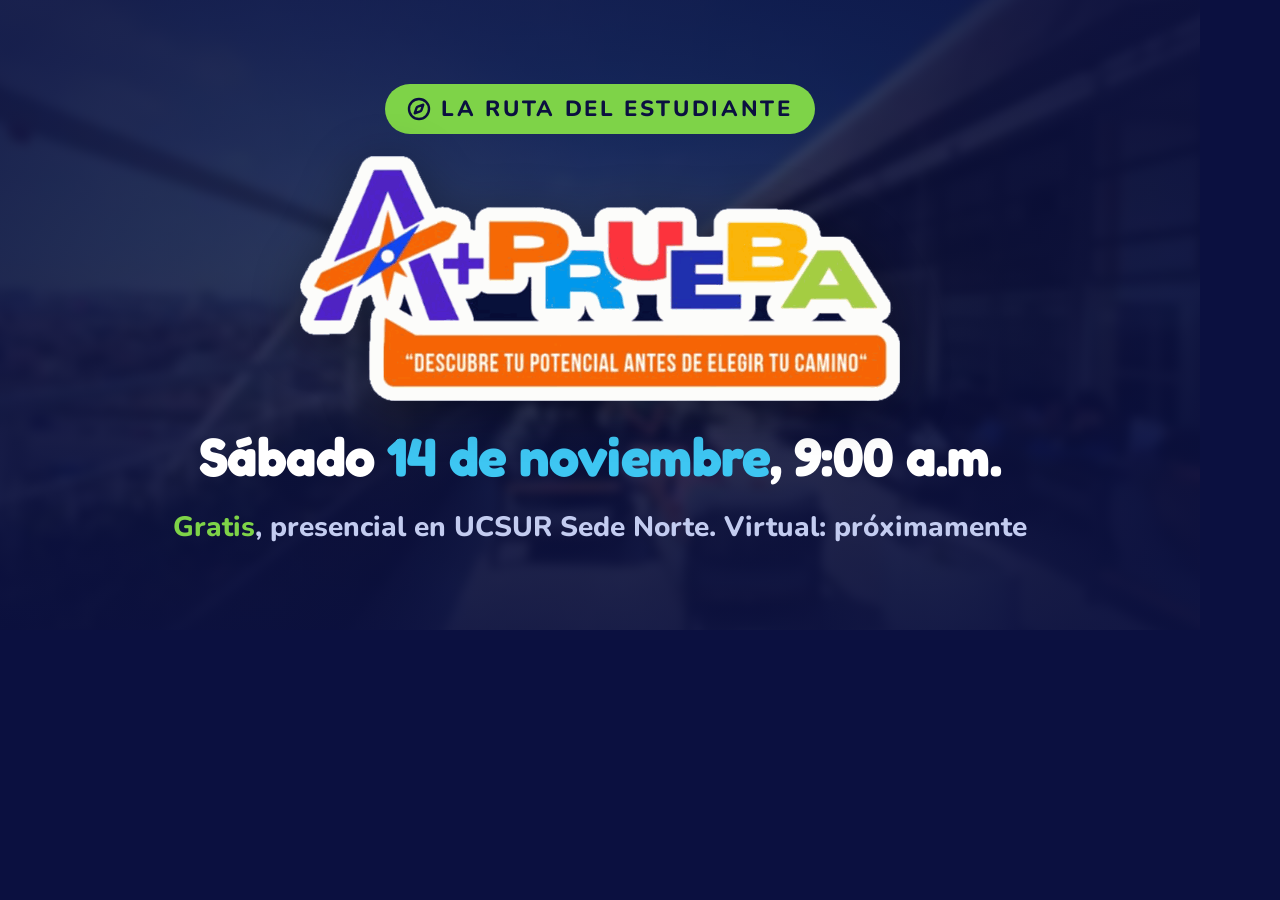
<file: docs/og/og.html>
<!doctype html>
<html lang="es-PE">
<head>
<meta charset="utf-8">
<title>Imagen para compartir · A+PRUEBA</title>
<!-- Plantilla de la imagen que aparece al compartir el link (og:image). No es parte de la página:
     se abre a 1200×630 y se captura (ver CLAUDE.md, "Comandos"). -->
<link rel="preconnect" href="https://fonts.googleapis.com">
<link rel="preconnect" href="https://fonts.gstatic.com" crossorigin>
<link rel="stylesheet" href="https://fonts.googleapis.com/css2?family=Fredoka:wght@600;700&family=Nunito:wght@700;800&display=block">
<style>
  :root {
    --navy-900: #0B1040; --celeste-400: #3EC6F2; --verde-400: #7ED348; --naranja-500: #EE6C14;
    --tinta-sobre-oscuro: #C3CCF0;
  }
  * { box-sizing: border-box; }
  html, body { margin: 0; width: 1200px; height: 630px; overflow: hidden; background: var(--navy-900); }
  .og { position: relative; width: 1200px; height: 630px; overflow: hidden; display: grid; place-items: center;
    font-family: 'Nunito', system-ui, sans-serif; color: #fff; text-align: center; }
  /* El campus, como el hero: desenfocado y bajo el velo navy */
  .og__fondo { position: absolute; inset: -24px; width: calc(100% + 48px); height: calc(100% + 48px); object-fit: cover;
    filter: blur(5px) saturate(1.1); }
  .og__velo { position: absolute; inset: 0;
    background:
      radial-gradient(ellipse 60% 70% at 50% 48%, rgba(11, 16, 64, .55), rgba(11, 16, 64, .86) 100%),
      linear-gradient(to bottom, rgba(11, 16, 64, .35), rgba(11, 16, 64, .2) 50%, rgba(11, 16, 64, .55)); }
  .og__contenido { position: relative; display: flex; flex-direction: column; align-items: center; gap: 22px; padding: 0 80px; }
  .og__pastilla { display: inline-flex; align-items: center; gap: 10px; padding: 10px 22px; border-radius: 999px;
    background: var(--verde-400); color: var(--navy-900); font-weight: 800; font-size: 22px; letter-spacing: .12em; text-transform: uppercase; }
  .og__pastilla svg { width: 24px; height: 24px; }
  .og__logo { width: 600px; height: auto; display: block; filter: drop-shadow(0 8px 24px rgba(0, 0, 0, .35)); }
  .og__fecha { margin: 4px 0 0; font: 700 54px/1.1 'Fredoka', system-ui, sans-serif; letter-spacing: -.01em; }
  .og__fecha span { color: var(--celeste-400); }
  .og__datos { margin: 0; font-weight: 800; font-size: 28px; color: var(--tinta-sobre-oscuro); }
  .og__gratis { color: var(--verde-400); }
</style>
</head>
<body>
<div class="og">
  <img class="og__fondo" src="../../assets/video/campus-poster.jpg" alt="">
  <div class="og__velo"></div>
  <div class="og__contenido">
    <span class="og__pastilla">
      <svg viewBox="0 0 24 24" fill="none" stroke="currentColor" stroke-width="2.4" stroke-linecap="round" stroke-linejoin="round" aria-hidden="true"><circle cx="12" cy="12" r="10"/><path d="m16.24 7.76-1.804 5.411a2 2 0 0 1-1.265 1.265L7.76 16.24l1.804-5.411a2 2 0 0 1 1.265-1.265z"/></svg>
      La ruta del estudiante
    </span>
    <img class="og__logo" src="../../assets/logos/aprueba.png" alt="A+PRUEBA" width="1000" height="408">
    <p class="og__fecha">Sábado <span>14 de noviembre</span>, 9:00 a.m.</p>
    <p class="og__datos"><span class="og__gratis">Gratis</span>, presencial en UCSUR Sede Norte. Virtual: próximamente</p>
  </div>
</div>
<script>
  // Lista para capturar cuando cargaron las fuentes y las dos imágenes
  Promise.all([document.fonts.ready, ...[...document.images].map(i => i.decode().catch(() => {}))])
    .then(() => document.documentElement.classList.add('listo'));
</script>
</body>
</html>
</file>
<file: css/tokens.css>
/* ===========================================================
   A+PRUEBA · tokens
   Color, tipografía, espacios, radios, sombras y movimiento.
   Las escalas tipográficas interpolan entre móvil (390px) y
   escritorio (1440px) con clamp().
   =========================================================== */

:root {
  /* ---------- Color ---------- */
  --navy-900: #0B1040;
  --navy-800: #141C57;
  --navy-700: #26327A;
  --azul-500: #2457E6;
  --azul-600: #16399A;
  --celeste-400: #3EC6F2;
  --celeste-100: #E2F6FD;
  --verde-400: #7ED348;
  --verde-600: #357A17;
  --verde-100: #EAF8DF;
  --naranja-500: #EE6C14;
  --naranja-700: #B44C06;
  --naranja-100: #FFEBDC;
  --blanco: #FFFFFF;
  --nube-50: #F4F7FF;
  --linea: #DCE3F4;
  --tinta-600: #4A5482;
  --tinta-400: #8A93B8;
  --tinta-sobre-oscuro: #C3CCF0;

  /* Sombra 3D del botón verde. No lleva texto encima, así que
     mantiene el verde original del Figma. */
  --verde-sombra: #3E8E1C;

  --degradado-contador: linear-gradient(90deg, #2457E6, #3EC6F2);
  --degradado-planeta: linear-gradient(135deg, #7FE3FF, #2457E6);

  /* ---------- Tipografía ---------- */
  --fuente-titulo: 'Fredoka', 'Trebuchet MS', 'Segoe UI', sans-serif;
  --fuente-texto: 'Nunito', 'Segoe UI', system-ui, -apple-system, sans-serif;

  /* display 36/42 → 58/64 */
  --t-display: clamp(2.25rem, 1.739rem + 2.095vw, 3.625rem);
  --lh-display: 1.12;
  /* h2 30/36 → 44/52 */
  --t-h2: clamp(1.875rem, 1.55rem + 1.333vw, 2.75rem);
  --lh-h2: 1.18;
  /* h3 24/30 → 28/34 */
  --t-h3: clamp(1.5rem, 1.407rem + 0.381vw, 1.75rem);
  --lh-h3: 1.22;
  /* numero 56/58 → 76/76 */
  --t-numero: clamp(3.5rem, 3.036rem + 1.905vw, 4.75rem);
  --lh-numero: 1.02;
  /* contador 34/40 → 56/60 */
  --t-contador: clamp(2.125rem, 1.614rem + 2.095vw, 3.5rem);
  --lh-contador: 1.1;
  /* lead 16/26 → 19/30 */
  --t-lead: clamp(1rem, 0.93rem + 0.286vw, 1.1875rem);
  --lh-lead: 1.6;

  --t-base: 1rem;        --lh-base: 1.625;
  --t-card: 0.9375rem;   --lh-card: 1.6;
  --t-small: 0.875rem;   --lh-small: 1.57;
  --t-pregunta: 1.0625rem; --lh-pregunta: 1.47;
  --t-overline: 0.8125rem; --lh-overline: 1.38;
  --t-boton: 1.1875rem;  --lh-boton: 1.26;
  --t-nav: 0.9375rem;    --lh-nav: 1.33;
  --t-strong: 1rem;      --lh-strong: 1.5;

  --tracking-display: -0.01em;
  --tracking-overline: 0.12em;

  /* ---------- Espacios ---------- */
  --contenedor-max: 1200px;
  --margen-lateral: clamp(20px, 8vw, 120px);
  /* 64px en móvil → 112px en escritorio */
  --seccion-y: clamp(4rem, 2.886rem + 4.571vw, 7rem);
  --nav-alto: 72px;

  --e-4: 4px;
  --e-8: 8px;
  --e-12: 12px;
  --e-16: 16px;
  --e-20: 20px;
  --e-24: 24px;
  --e-26: 26px;
  --e-32: 32px;
  --e-40: 40px;
  --fundido: clamp(48px, 6vw, 88px); /* degradado entre secciones vecinas */

  /* ---------- Radios ---------- */
  --r-pastilla: 999px;
  --r-tarjeta: 28px;
  --r-estacion: 24px;
  --r-contador: 20px;
  --r-burbuja: 18px;
  --r-chip: 16px;

  /* ---------- Sombras ---------- */
  --sombra-tarjeta: 0 16px 40px rgba(11, 16, 64, .10);
  --sombra-pasaporte: 0 24px 48px rgba(0, 0, 0, .35);
  --sombra-contador: 0 6px 0 rgba(11, 16, 64, .28);
  --sombra-foco: 0 0 0 3px var(--celeste-400);

  /* ---------- Movimiento ---------- */
  --ease-out: cubic-bezier(.22, 1, .36, 1);
  --ease-spring: cubic-bezier(.34, 1.56, .64, 1);
  --dur-rapida: 250ms;
  --dur-media: 450ms;
  --dur-lenta: 700ms;
}
</file>
<file: css/styles.css>
/* ===========================================================
   A+PRUEBA · estilos
   Mobile-first. El punto de quiebre a escritorio es 1024px;
   768px recibe ajustes intermedios.
   Orden: base · utilidades · botones · nav · hero · entradas ·
   contador · ruta · ubicación · aliados · pie
   =========================================================== */

/* ---------------- Base ---------------- */

*,
*::before,
*::after { box-sizing: border-box; }

html {
  scroll-behavior: smooth;
  scroll-padding-top: calc(var(--nav-alto) + 16px);
  -webkit-text-size-adjust: 100%;
}

/* Mientras hay un diálogo o el menú móvil abierto (js/dialog.js).
   El padding ocupa el lugar de la barra de scroll que desaparece, así
   la página no se corre; con barras superpuestas (móvil, macOS) vale 0. */
html.sin-scroll { overflow: hidden; padding-right: var(--ancho-barra, 0px); }
html.sin-scroll .nav--fija { right: var(--ancho-barra, 0px); }

body {
  margin: 0;
  background: var(--blanco);
  color: var(--navy-900);
  font-family: var(--fuente-texto);
  font-size: var(--t-base);
  line-height: var(--lh-base);
  overflow-x: hidden;
}

[hidden] { display: none !important; }

img { display: block; max-width: 100%; height: auto; }

h1, h2, h3 { margin: 0; font-family: var(--fuente-titulo); font-weight: 700; }
h1 { font-size: var(--t-display); line-height: var(--lh-display); letter-spacing: var(--tracking-display); }
h2 { font-size: var(--t-h2); line-height: var(--lh-h2); }
h3 { font-size: var(--t-h3); line-height: var(--lh-h3); }

p, ul, ol, dl, dd { margin: 0; }
ul, ol { padding: 0; list-style: none; }

a { color: inherit; }

button {
  font: inherit;
  color: inherit;
  background: none;
  border: 0;
  cursor: pointer;
}

:focus-visible {
  outline: 3px solid var(--celeste-400);
  outline-offset: 4px;
}

@media (prefers-reduced-motion: reduce) {
  html { scroll-behavior: auto; }
}

/* ---------------- Utilidades ---------------- */

.contenedor {
  width: 100%;
  max-width: calc(var(--contenedor-max) + 2 * var(--margen-lateral));
  margin-inline: auto;
  padding-inline: var(--margen-lateral);
}

.seccion { padding-block: var(--seccion-y); }
.seccion--nube { background: var(--nube-50); }

.seccion--oscura {
  position: relative;
  background: var(--navy-900);
  color: var(--blanco);
  overflow: hidden;
}

.sr-only {
  position: absolute;
  width: 1px; height: 1px;
  margin: -1px; padding: 0;
  overflow: hidden;
  clip-path: inset(50%);
  white-space: nowrap;
  border: 0;
}

.salto {
  position: absolute;
  top: -100px;
  left: 16px;
  z-index: 200;
  padding: 12px 20px;
  background: var(--blanco);
  color: var(--navy-900);
  border-radius: 0 0 var(--r-chip) var(--r-chip);
  font-weight: 700;
  text-decoration: none;
  transition: top var(--dur-rapida) var(--ease-out);
}
.salto:focus { top: 0; }

.lead { font-size: var(--t-lead); line-height: var(--lh-lead); color: var(--tinta-600); }
.lead--sobre-oscuro { color: var(--tinta-sobre-oscuro); }
.small { font-size: var(--t-small); line-height: var(--lh-small); }

.overline {
  font-size: var(--t-overline);
  line-height: var(--lh-overline);
  font-weight: 800;
  letter-spacing: var(--tracking-overline);
  text-transform: uppercase;
}
.overline--verde { color: var(--verde-600); }
.overline--celeste { color: var(--celeste-400); }
.overline--blanco { color: rgba(255, 255, 255, .9); }

.resalte-celeste { color: var(--celeste-400); }
.resalte-verde { color: var(--verde-600); }

.encabezado { max-width: 780px; margin-inline: auto; text-align: center; }
.encabezado .overline { margin-bottom: 10px; }
.encabezado h2 + .lead { margin-top: 16px; }

.icono { width: 24px; height: 24px; flex: none; }
.icono-marca { width: 22px; height: 22px; flex: none; }

.solo-escritorio, .solo-escritorio-inline { display: none; }
.solo-movil { display: block; }
.solo-movil-inline { display: inline; }

.enlace {
  padding: 0;
  color: inherit;
  font: inherit;
  font-weight: 700;
  text-decoration: underline;
  text-underline-offset: 3px;
}

/* ---------------- Botones ---------------- */

.boton {
  display: inline-flex;
  align-items: center;
  justify-content: center;
  gap: 10px;
  min-height: 52px;
  padding: 13px 26px;
  border-radius: var(--r-pastilla);
  font-size: var(--t-boton);
  font-weight: 800;
  line-height: var(--lh-boton);
  text-align: center;
  text-decoration: none;
  transition: transform var(--dur-rapida) var(--ease-out),
              box-shadow var(--dur-rapida) var(--ease-out),
              background-color var(--dur-rapida) var(--ease-out);
}

.boton--naranja { background: var(--naranja-500); color: var(--blanco); box-shadow: 0 5px 0 var(--naranja-700); }
.boton--naranja:active { transform: translateY(3px); box-shadow: 0 2px 0 var(--naranja-700); }

.boton--azul { background: var(--azul-500); color: var(--blanco); box-shadow: 0 5px 0 var(--azul-600); }
.boton--azul:active { transform: translateY(3px); box-shadow: 0 2px 0 var(--azul-600); }

.boton--verde { background: var(--verde-400); color: var(--navy-900); box-shadow: 0 5px 0 var(--verde-sombra); }
.boton--verde:active { transform: translateY(3px); box-shadow: 0 2px 0 var(--verde-sombra); }

.boton--fantasma { background: transparent; color: var(--blanco); border: 2px solid var(--blanco); }
.boton--fantasma:active { transform: translateY(2px); }

.boton--contorno { background: var(--blanco); color: var(--navy-900); border: 2px solid var(--navy-900); }
.boton--contorno:active { transform: translateY(2px); }

/* Brillo especular (js/brillo.js, SpecularButton de React Bits): una luz que recorre el borde y se
   acerca al puntero. Va en un <canvas> detrás del texto (z-index -1 dentro del botón aislado), así que
   el relleno, el texto, la sombra 3D y el foco del botón no cambian. Cada variante elige el color de la
   luz (--brillo-linea), el del filo en reposo (--brillo-base) y cuánto resplandor suelta hacia adentro
   (--brillo-glow, 1 en el original): en el naranja va bajo, porque el resplandor aclara el fondo debajo
   del texto y el blanco sobre naranja (3.1:1) apenas cumple. */
.boton { position: relative; isolation: isolate; --brillo-linea: var(--blanco); --brillo-glow: 1; }
.boton--naranja  { --brillo-base: var(--naranja-100); --brillo-glow: .25; }
.boton--azul     { --brillo-base: var(--celeste-100); }
.boton--verde    { --brillo-base: var(--verde-100); }
.boton--fantasma { --brillo-linea: var(--celeste-400); --brillo-base: var(--blanco); }
.boton--contorno { --brillo-linea: var(--celeste-400); --brillo-base: var(--navy-900); }
.specular-button__light { position: absolute; z-index: -1; display: block; pointer-events: none; }

/* compacto en alto y relleno, pero no en letra: blanco sobre naranja (3.1:1)
   solo cumple AA como texto grande, así que se queda en 19px ExtraBold */
.boton--compacto { min-height: 44px; padding: 10px 20px; }
.boton--ancho { width: 100%; }

.boton[disabled],
.boton[aria-disabled="true"] {
  background: var(--linea);
  color: var(--tinta-600);
  border-color: transparent;
  box-shadow: none;
  cursor: not-allowed;
  pointer-events: none;
}

.badge {
  display: inline-block;
  padding: 7px 16px;
  border-radius: var(--r-pastilla);
  font-size: var(--t-small);
  font-weight: 800;
}
.badge--naranja { background: var(--naranja-100); color: var(--naranja-700); }
.badge--azul { background: var(--celeste-100); color: var(--azul-600); }

/* ---------------- Navegación ---------------- */

.nav {
  position: absolute;
  inset: 0 0 auto;
  z-index: 50;
  transition: background-color var(--dur-rapida) var(--ease-out);
}

.nav--fija {
  position: fixed;
  background: rgba(11, 16, 64, .85);
  backdrop-filter: blur(12px);
  -webkit-backdrop-filter: blur(12px);
}

.nav__interior {
  display: flex;
  align-items: center;
  justify-content: space-between;
  gap: var(--e-24);
  min-height: 76px;
}
.nav--fija .nav__interior { min-height: var(--nav-alto); }

.nav__logo { display: flex; align-items: center; }
.nav__logo img { width: auto; height: 44px; }

.nav__menu, .nav__cta { display: none; }

.nav__hamburguesa {
  display: grid;
  place-items: center;
  width: 44px; height: 44px;
  border-radius: 50%;
  background: rgba(255, 255, 255, .08);
  color: var(--blanco);
}

/* ---------------- Menú móvil ---------------- */

.menu-movil {
  position: fixed;
  inset: 0;
  z-index: 100;
  display: flex;
  flex-direction: column;
  gap: var(--e-32);
  padding: 20px var(--margen-lateral) 40px;
  background: var(--navy-900);
  color: var(--blanco);
  overflow-y: auto;
}

.menu-movil__barra {
  display: flex;
  align-items: center;
  justify-content: space-between;
}
.menu-movil__barra img { width: auto; height: 44px; }

.menu-movil__cerrar {
  display: grid;
  place-items: center;
  width: 44px; height: 44px;
  border-radius: 50%;
  background: rgba(255, 255, 255, .08);
  color: var(--blanco);
}

.menu-movil__nav { flex: 1; }
.menu-movil__nav ul { display: flex; flex-direction: column; gap: 6px; }

.menu-movil__nav a {
  display: block;
  padding: 10px 0;
  font-family: var(--fuente-titulo);
  font-size: 1.875rem;
  font-weight: 700;
  text-decoration: none;
}

/* ---------------- Diálogos (js/dialog.js) ----------------
   El <dialog> es solo el contenedor; lo que se ve es .dialogo__caja.
   Así un clic fuera de la caja siempre cae en el fondo. */

.dialogo {
  /* fit-content, no auto: el navegador lo fija con left:0 y right:0,
     y con auto se estiraría a todo el ancho en vez de centrarse */
  width: fit-content;
  max-width: none;
  max-height: none;
  padding: 0;
  border: 0;
  background: transparent;
  color: var(--navy-900);
  overflow: visible;
}

.dialogo::backdrop {
  background: rgba(11, 16, 64, .55);
  -webkit-backdrop-filter: blur(10px) saturate(1.1);
  backdrop-filter: blur(10px) saturate(1.1);
}

.dialogo__caja {
  position: relative;
  width: calc(100vw - 32px);
  max-width: 1000px;
  max-height: 92vh;
  max-height: 92dvh;
  overflow-y: auto;
  overscroll-behavior: contain;
  padding: var(--e-24);
  background: var(--blanco);
  border-radius: var(--r-tarjeta);
  box-shadow: var(--sombra-tarjeta);
}

.dialogo__cerrar {
  position: absolute;
  top: 12px;
  right: 12px;
  z-index: 2;
  display: grid;
  place-items: center;
  width: 44px;
  height: 44px;
  border-radius: 50%;
  background: var(--blanco);
  color: var(--tinta-600);
  transition: background-color var(--dur-rapida) var(--ease-out);
}

@media (min-width: 768px) {
  .dialogo__caja { padding: var(--e-40); }
  .dialogo--foto .dialogo__caja { padding: 12px 12px 16px; }
}

@media (hover: hover) and (pointer: fine) {
  .dialogo__cerrar:hover { background: var(--nube-50); color: var(--navy-900); }
}

/* ---------------- Videos de fondo (js/video.js) ----------------
   El campus en el hero y el auditorio en Entradas, detrás de un velo azul
   marino. Desenfoque y escala 1.04: que no se noten la resolución baja ni
   los bordes del desenfoque. */
.video-fondo {
  position: absolute;
  inset: 0;
  z-index: 0;
  width: 100%;
  height: 100%;
  object-fit: cover;
  filter: blur(1.5px) saturate(.9);
  transform: scale(1.04);
  pointer-events: none;
}
/* iOS en ahorro de energía no lo reproduce solo y dibujaría su botón de play
   (también en el video de la sala virtual, en Ubicación) */
.video-fondo::-webkit-media-controls,
.video-fondo::-webkit-media-controls-start-playback-button,
.pantalla-falsa__sala > video::-webkit-media-controls,
.pantalla-falsa__sala > video::-webkit-media-controls-start-playback-button {
  display: none !important;
  -webkit-appearance: none;
}

/* ---------------- Hero ----------------
   Pantalla completa con el video del campus de fondo y el texto centrado
   (desde el 18 oct: sin el pasaporte y sin la ola de colores). */

.hero {
  position: relative;
  display: flex;
  align-items: center;
  min-height: 100vh;
  min-height: 100svh;
  padding-block: 104px var(--seccion-y);
  background: var(--navy-900);
  color: var(--blanco);
  overflow: hidden;
}
/* velo: más oscuro arriba (la nav). Abajo apenas se oscurece: el paso a
   Entradas casi no se nota (desde el 18 oct) */
.hero::before {
  content: "";
  position: absolute;
  inset: 0;
  z-index: 1;
  background: linear-gradient(180deg,
    rgba(11, 16, 64, .88) 0%, rgba(11, 16, 64, .72) 22%,
    rgba(11, 16, 64, .72) 86%, rgba(11, 16, 64, .9) 100%);
  pointer-events: none;
}

.hero__interior {
  position: relative;
  z-index: 2;
  display: flex;
  flex-direction: column;
  align-items: center;
}

.hero__texto {
  display: flex;
  flex-direction: column;
  align-items: center;
  gap: var(--e-26);
  max-width: 860px;
  text-align: center;
}


/* Título del hero en Archivo Black: solo tiene peso 400,
   así que nada de 700, que el navegador fingiría con una negrita falsa.
   Arial Black como respaldo: es igual de ancha y evita que el texto salte al cargar. */
.archivo-black-regular {
  font-family: "Archivo Black", "Arial Black", sans-serif;
  font-weight: 400;
  font-style: normal;
}
.hero__h1 {
  display: flex;
  flex-direction: column;
  align-items: center;
  gap: 18px;
  font-size: clamp(34px, 3.4vw + 10px, 56px);
  line-height: 1.05;
  letter-spacing: -0.01em;
}
.hero__logo { width: 260px; height: auto; }
.hero__frase { display: block; }
/* js/hero.js divide el título en palabras enteras (nunca se parten entre líneas) */
.hero__palabra { display: inline-block; }
.hero__palabra--resalte { color: var(--celeste-400); }
.hero__sub { max-width: 720px; color: var(--tinta-sobre-oscuro); }

.hero__botones {
  display: flex;
  flex-direction: column;
  justify-content: center;
  gap: 14px;
  width: 100%;
}
.hero__botones .boton { width: 100%; }


/* ---------------- Entradas ---------------- */

/* Video del auditorio de fondo (.video-fondo), con un velo azul marino que
   funde la sección con las oscuras de arriba y abajo. */
.entradas::before {
  content: "";
  position: absolute;
  inset: 0;
  z-index: 1;
  background: linear-gradient(180deg,
    rgba(11, 16, 64, .9) 0%, rgba(11, 16, 64, .72) 10%,
    rgba(11, 16, 64, .72) 84%, var(--navy-900) 100%);
  pointer-events: none;
}
/* Hero → Entradas: cada video se desvanece en el borde que comparten, así
   las dos imágenes se cruzan sin una línea recta ni una franja oscura */
.hero__video {
  -webkit-mask-image: linear-gradient(180deg, #000 calc(100% - var(--fundido)), transparent);
  mask-image: linear-gradient(180deg, #000 calc(100% - var(--fundido)), transparent);
}
.entradas__video {
  -webkit-mask-image: linear-gradient(180deg, transparent, #000 var(--fundido));
  mask-image: linear-gradient(180deg, transparent, #000 var(--fundido));
}
.entradas > .contenedor { position: relative; z-index: 2; }

/* tema oscuro */
.entradas .overline--verde,
.entradas .resalte-verde { color: var(--verde-400); }



.entradas__selector { margin-top: var(--e-40); }

.boletos {
  display: grid;
  grid-template-columns: 1fr 1fr;
  gap: var(--e-16);
  max-width: 660px;
  margin-inline: auto;
}

/* El boleto tiene tres capas, cada una con lo suyo:
   .boleto (el botón) flota y lleva el anillo de foco;
   .boleto__forma lleva la sombra, que con drop-shadow sigue las muescas;
   .boleto__interior es el boleto blanco: crece, menea y tiene los huecos. */
.boleto {
  position: relative;
  display: grid;
  border-radius: var(--r-tarjeta);
  text-align: center;
}
.boleto:focus-visible { outline-offset: 10px; } /* el boleto crece a 1.04 con el foco */
.boleto--presencial { --color-boleto: var(--naranja-500); }
.boleto--virtual { --color-boleto: var(--azul-500); }

.boleto__forma {
  display: grid;
  filter: drop-shadow(0 8px 0 var(--color-boleto)) drop-shadow(0 16px 32px rgba(0, 0, 0, .35));
  transition: filter var(--dur-rapida) var(--ease-out);
}

.boleto__interior {
  display: flex;
  flex-direction: column;
  align-items: center;
  justify-content: center;
  gap: 6px;
  padding: 20px 14px;
  background: var(--blanco);
  border: 1.5px solid var(--linea);
  border-radius: var(--r-tarjeta);
  color: var(--navy-900);
  /* muescas: huecos de verdad, con el video visible a través */
  -webkit-mask:
    radial-gradient(circle 14px at 0 50%, transparent 97%, #000) left / 51% 100% no-repeat,
    radial-gradient(circle 14px at 100% 50%, transparent 97%, #000) right / 51% 100% no-repeat;
  mask:
    radial-gradient(circle 14px at 0 50%, transparent 97%, #000) left / 51% 100% no-repeat,
    radial-gradient(circle 14px at 100% 50%, transparent 97%, #000) right / 51% 100% no-repeat;
}

.boleto__burbuja {
  display: grid;
  place-items: center;
  width: 56px; height: 56px;
  border-radius: 50%;
  margin-bottom: 2px;
}
.boleto--presencial .boleto__burbuja { background: var(--naranja-100); color: var(--naranja-700); }
.boleto--virtual .boleto__burbuja { background: var(--celeste-100); color: var(--azul-600); }

.boleto__nombre { font-family: var(--fuente-titulo); font-size: var(--t-h3); line-height: var(--lh-h3); font-weight: 700; }

.boleto__cupos { display: flex; align-items: baseline; gap: 6px; }
.boleto__numero { font-family: var(--fuente-titulo); font-size: 2.5rem; line-height: 1; font-weight: 700; }
.boleto--presencial .boleto__numero { color: var(--naranja-500); }
.boleto--virtual .boleto__numero { color: var(--azul-500); }
.boleto__cupos-texto { font-size: var(--t-small); font-weight: 700; color: var(--tinta-600); }

.boleto__linea { font-size: var(--t-small); line-height: var(--lh-small); color: var(--tinta-600); }

.boleto__pie {
  display: inline-flex;
  align-items: center;
  gap: 6px;
  margin-top: 6px;
  font-size: var(--t-small);
  font-weight: 800;
}
.boleto--presencial .boleto__pie { color: var(--naranja-500); }
.boleto--virtual .boleto__pie { color: var(--azul-500); }
.boleto__chevron { width: 18px; height: 18px; }

.entradas__ayuda { margin-top: var(--e-16); text-align: center; color: rgba(255, 255, 255, .75); }

.panel-entrada__contenido { display: flex; flex-direction: column; gap: var(--e-32); }
.panel-entrada__info { display: flex; flex-direction: column; gap: 12px; }
.panel-entrada__info .badge { align-self: flex-start; }
.panel-entrada__titulo { margin-top: 2px; }
.panel-entrada__cupos { font-size: var(--t-small); font-weight: 700; color: var(--tinta-600); }
.panel-entrada__numero {
  font-family: var(--fuente-titulo);
  font-size: var(--t-numero);
  line-height: var(--lh-numero);
  font-weight: 700;
  display: block;
}
.panel-entrada__contenido[data-modalidad="presencial"] .panel-entrada__numero { color: var(--naranja-500); }
.panel-entrada__contenido[data-modalidad="virtual"] .panel-entrada__numero { color: var(--azul-500); }
.panel-entrada__desc { color: var(--tinta-600); font-size: var(--t-card); line-height: var(--lh-card); }

.beneficios { display: flex; flex-direction: column; gap: 10px; margin-top: 4px; }
.beneficios li {
  display: flex;
  align-items: flex-start;
  gap: 10px;
  font-size: var(--t-card);
  line-height: var(--lh-card);
}
.beneficios__check {
  display: grid;
  place-items: center;
  width: 26px; height: 26px;
  flex: none;
  border-radius: 50%;
}
.beneficios__check .icono { width: 16px; height: 16px; }
.panel-entrada__contenido[data-modalidad="presencial"] .beneficios__check { background: var(--naranja-100); color: var(--naranja-700); }
.panel-entrada__contenido[data-modalidad="virtual"] .beneficios__check { background: var(--celeste-100); color: var(--azul-600); }

.panel-entrada__accion { display: flex; flex-direction: column; gap: var(--e-16); }
.panel-entrada__subtitulo { font-family: var(--fuente-titulo); font-size: 1.25rem; font-weight: 700; }

.pasos { display: flex; flex-direction: column; gap: 12px; }
.pasos li {
  display: flex;
  align-items: flex-start;
  gap: 12px;
  font-size: var(--t-card);
  line-height: var(--lh-card);
}
.pasos__num {
  display: grid;
  place-items: center;
  width: 28px; height: 28px;
  flex: none;
  border-radius: 50%;
  background: var(--navy-900);
  color: var(--blanco);
  font-family: var(--fuente-titulo);
  font-size: 0.9375rem;
  font-weight: 700;
}

.panel-entrada__nota, .panel-entrada__cambio { color: var(--tinta-600); text-align: center; }

.entradas__nota {
  display: flex;
  align-items: flex-start;
  justify-content: center;
  gap: 10px;
  max-width: 680px;
  margin: var(--e-32) auto 0;
  color: rgba(255, 255, 255, .75);
  font-size: var(--t-small);
  line-height: var(--lh-small);
  text-align: left;
}
.entradas__nota .icono { width: 20px; height: 20px; }

/* ---------------- Cuenta regresiva ---------------- */

/* Va después de la ruta (v7): arriba se funde con su navy; abajo corta con
   Ubicación en línea recta, como toda unión entre lo oscuro y lo claro */
.contador {
  background:
    linear-gradient(180deg, var(--navy-900), rgba(11, 16, 64, 0)) top / 100% var(--fundido) no-repeat,
    var(--degradado-contador);
  color: var(--blanco);
}
.contador h2 { max-width: 760px; margin-inline: auto; }

/* Dos cuentas regresivas, una por fecha, una debajo de la otra: lado a lado, la de
   la derecha caería sobre el celeste claro del degradado, donde el blanco no se lee.
   Su etiqueta va sobre navy por lo mismo: se lee en cualquier punto del degradado. */
.contador__fechas {
  display: grid;
  gap: var(--e-40);
  margin-top: var(--e-32);
}
.contador__cuando {
  display: inline-flex;
  flex-direction: column;
  align-items: center;
  gap: 2px;
  margin: 0;
  padding: 10px 22px 12px;
  background: var(--navy-900);
  border-radius: var(--r-chip);
  box-shadow: var(--sombra-contador);
}
.contador__modalidad {
  display: inline-flex;
  align-items: center;
  gap: 6px;
  font-size: var(--t-overline);
  line-height: var(--lh-overline);
  font-weight: 800;
  letter-spacing: var(--tracking-overline);
  text-transform: uppercase;
  color: var(--celeste-400);
}
.contador__modalidad .icono { width: 16px; height: 16px; }
.contador__dia {
  font-size: var(--t-strong);
  line-height: var(--lh-strong);
  font-weight: 700;
  color: var(--blanco);
}

.contador__cajas {
  display: flex;
  align-items: center;
  justify-content: center;
  gap: 8px;
  margin-top: var(--e-16);
}

/* overflow: lo que asoma del rodillo por arriba no sale de la caja blanca */
.contador__caja {
  display: flex;
  flex-direction: column;
  align-items: center;
  gap: 2px;
  width: 76px;
  padding: 10px 4px 12px;
  overflow: hidden;
  background: var(--blanco);
  border-radius: var(--r-contador);
  box-shadow: var(--sombra-contador);
}
.contador__num {
  font-family: var(--fuente-titulo);
  font-size: var(--t-contador);
  line-height: var(--lh-contador);
  font-weight: 700;
  color: var(--navy-900);
  font-variant-numeric: tabular-nums;
  /* el rodillo asoma .3em arriba y abajo mientras rueda (su fundido):
     así la unidad queda fuera */
  margin-bottom: .3em;
}
.contador__unidad {
  font-size: var(--t-overline);
  line-height: var(--lh-overline);
  font-weight: 800;
  letter-spacing: var(--tracking-overline);
  text-transform: uppercase;
  color: var(--tinta-600);
}
.contador__sep { display: none; }

.contador__mensaje {
  margin-top: var(--e-16);
  font-family: var(--fuente-titulo);
  font-size: var(--t-h2);
  line-height: var(--lh-h2);
  font-weight: 700;
}

.contador__texto {
  max-width: 720px;
  margin: var(--e-32) auto 0;
  font-size: var(--t-lead);
  line-height: var(--lh-lead);
}
.contador__texto strong { font-weight: 800; }
.contador .boton { margin-top: var(--e-32); }

/* ---------------- La ruta ---------------- */

/* Fondo: el video de partículas (y su cuadro quieto debajo). El navy ya
   viene dentro del archivo; arriba y abajo se funde con las vecinas. Sin el
   desenfoque ni la escala de .video-fondo: borrarían las partículas. */
.ruta { isolation: isolate; }
.ruta__fondo {
  position: absolute;
  inset: 0;
  z-index: -1;
  width: 100%;
  height: 100%;
  object-fit: cover;
  filter: none;
  transform: none;
  pointer-events: none;
  -webkit-mask-image: linear-gradient(180deg, transparent, #000 var(--fundido), #000 calc(100% - var(--fundido)), transparent);
  mask-image: linear-gradient(180deg, transparent, #000 var(--fundido), #000 calc(100% - var(--fundido)), transparent);
}

/* El carrusel 3D de cartas que se voltean es la navegación de las estaciones:
   en el reverso de cada carta está su estación (js/ruta.js). Sin JS, el
   escenario y la pista no se ven y las 4 estaciones van en grilla. */

/* el color de cada estación: lo usan su tarjeta y el reverso de su carta
   (js/ruta.js lo lee con getComputedStyle) */
.estacion--1 { --color: var(--celeste-400); }
.estacion--2 { --color: var(--verde-400); }
.estacion--3 { --color: var(--naranja-500); }
.estacion--4 { --color: var(--blanco); }

/* centrado y protagonista; a sangre en celular, para que el anillo use todo el ancho */
.ruta__escenario {
  height: clamp(420px, 42vw, 560px);
  margin: var(--e-32) calc(-1 * var(--margen-lateral)) 0;
}
.ruta__escenario > [data-carrusel] { height: 100%; }
.ruta__escenario .circular-carousel { --cc-inner-color: var(--navy-900); }
.ruta__escenario .circular-carousel__card { cursor: pointer; }
/* el carrusel recibe el foco (opción label): el anillo celeste rodea el escenario */
.ruta__escenario .circular-carousel:focus-visible {
  box-shadow: none;
  outline: 3px solid var(--celeste-400);
  outline-offset: -3px;
  border-radius: 24px;
}

.ruta__pista {
  margin-top: var(--e-16);
  text-align: center;
  color: var(--tinta-sobre-oscuro);
}
.ruta:not(.ruta--carrusel) .ruta__pista { display: none; }

/* El número de la estación sobre su foto: "sin color", blanco y sin círculo
   (opción overlay del carrusel). La sombra, para que se lea sobre fotos claras. */
.ruta__numero {
  position: absolute;
  left: 16px;
  top: 10px;
  font: 700 44px/1 var(--fuente-titulo);
  color: rgba(255, 255, 255, .94);
  text-shadow: 0 2px 12px rgba(11, 16, 64, .55);
}

/* El reverso de cada carta: una copia de su estación, en un panel plano (no
   cortado en tiras como la foto, así el texto sale nítido). --letra-dorso
   (de 1 a 0.86) la baja js/ruta.js si el texto no entra en alguna carta. */
.ruta__dorso {
  --k: var(--letra-dorso, 1);
  position: absolute;
  inset: 0;
  display: flex;
  flex-direction: column;
  gap: calc(6px * var(--k));
  padding: calc(20px * var(--k)) calc(20px * var(--k)) calc(16px * var(--k));
  background: var(--navy-800);
  border: 2px solid var(--color);
  border-radius: inherit;
  color: var(--blanco);
}
/* el texto aparece con el volteo, desde la mitad del giro: visto desde
   adentro del anillo, el reverso de las cartas de atrás es un panel liso */
.ruta__dorso > * { opacity: clamp(0, calc(var(--cc-flip, 0) * 2 - 1), 1); }
.ruta__dorso .estacion__burbuja { display: none; }
.ruta__dorso .estacion__texto { display: flex; flex-direction: column; gap: calc(6px * var(--k)); }
.ruta__dorso .estacion__overline { margin: 2px 0 0; font-size: 12px; }
.ruta__dorso .estacion__titulo { margin: 0; font: 700 calc(24px * var(--k))/1.15 var(--fuente-titulo); }
.ruta__dorso .estacion__pregunta { margin: 2px 0 0; font-size: calc(15px * var(--k)); line-height: 1.4; }
.ruta__dorso .estacion__desc { margin: 4px 0 0; font-size: calc(14px * var(--k)); line-height: 1.5; }
.ruta__dorso-volver {
  margin: auto 0 0;
  font-size: 12px;
  font-weight: 700;
  color: rgba(255, 255, 255, .6);
}

/* Sin JS, en grilla. Con JS quedan solo para lectores de pantalla (no
   display: none): así leen las 4 estaciones en orden. */
.ruta__estaciones { display: grid; gap: var(--e-24); margin-top: var(--e-40); }
.ruta--carrusel .ruta__estaciones {
  position: absolute;
  width: 1px;
  height: 1px;
  margin: 0;
  overflow: hidden;
  clip: rect(0 0 0 0);
  white-space: nowrap;
}

.estacion {
  display: flex;
  flex-direction: column;
  gap: 14px;
  min-width: 0;
  padding: 22px;
  background: var(--navy-800);
  border: 1.5px solid var(--color);
  border-radius: var(--r-estacion);
}
.estacion__burbuja {
  display: grid;
  place-items: center;
  flex: none;
  width: 56px;
  height: 56px;
  border-radius: var(--r-burbuja);
  background: var(--color);
  color: var(--navy-900);
}
.estacion__texto { min-width: 0; }
.estacion__overline { margin-bottom: 6px; color: var(--color); }
.estacion__titulo { margin-bottom: 8px; }
.estacion__pregunta {
  margin-bottom: 10px;
  font-size: var(--t-pregunta);
  line-height: var(--lh-pregunta);
  font-weight: 600;
  font-style: italic;
  color: var(--color);
}
.estacion__desc {
  font-size: var(--t-card);
  line-height: var(--lh-card);
  color: var(--tinta-sobre-oscuro);
}


/* ---------------- Ubicación ---------------- */

/* Arriba corta con la cuenta regresiva en línea recta:
   entre oscuro y claro, un degradado pasaba por un gris de neblina, y el
   arco de la v6 también se descartó. */
.ubicacion { background: var(--blanco); }

.pestanas {
  display: flex;
  gap: 6px;
  max-width: 440px;
  margin: var(--e-32) auto 0;
  padding: 6px;
  background: var(--nube-50);
  border: 1px solid var(--linea);
  border-radius: var(--r-pastilla);
}
.pestana {
  flex: 1;
  display: inline-flex;
  align-items: center;
  justify-content: center;
  gap: 8px;
  min-height: 44px;
  padding: 10px 14px;
  border-radius: var(--r-pastilla);
  font-size: var(--t-nav);
  line-height: var(--lh-nav);
  font-weight: 700;
  color: var(--tinta-600);
  transition: background-color var(--dur-rapida) var(--ease-out),
              color var(--dur-rapida) var(--ease-out);
}
.pestana .icono { width: 18px; height: 18px; }
.pestana--activa { background: var(--navy-900); color: var(--blanco); }

.ubicacion__panel {
  display: flex;
  flex-direction: column;
  gap: var(--e-24);
  margin-top: var(--e-32);
}
.ubicacion__info { display: flex; flex-direction: column; gap: var(--e-24); }
.ubicacion__info .boton { align-self: flex-start; }

.datos { display: flex; flex-direction: column; gap: var(--e-16); }
.dato { display: flex; align-items: flex-start; gap: 14px; }
.dato__icono {
  display: grid;
  place-items: center;
  width: 48px;
  height: 48px;
  flex: none;
  background: var(--nube-50);
  border-radius: 14px;
  color: var(--navy-900);
}
.dato__titulo { display: block; font-weight: 700; line-height: var(--lh-strong); }
.dato__texto { display: block; color: var(--tinta-600); font-size: var(--t-card); line-height: var(--lh-card); }

.ubicacion__mapa {
  order: -1;
  height: 250px;
  border-radius: var(--r-tarjeta);
  overflow: hidden;
}
.ubicacion__mapa iframe { display: block; width: 100%; height: 100%; border: 0; }

/* El mapa recorta (radio 28); su contenedor no, así la polaroid puede salirse
   del borde. Abajo deja aire para que la polaroid no tape la lista en móvil. */
.ubicacion__visual {
  position: relative;
  order: -1;
  margin-bottom: 40px;
}
.ubicacion__visual .ubicacion__mapa {
  border: 1.5px solid var(--linea);
  background: #E9EFFB; /* mientras carga el iframe */
}

/* Polaroid de la sede: abre la foto en grande (#dialogo-foto) */
.polaroid {
  position: absolute;
  right: -14px; /* en 360px, menos que esto ya roza el pin del centro del mapa */
  bottom: -40px;
  z-index: 2;
  display: block;
  width: 150px;
  padding: 8px 8px 14px;
  background: var(--blanco);
  border-radius: 4px;
  box-shadow: var(--sombra-tarjeta);
  text-align: center;
  transform: rotate(-4deg);
  transition: transform var(--dur-rapida) var(--ease-out);
}
/* bajo 390px, con 150px la polaroid ya girada rozaría la chincheta del
   centro del mapa o se saldría de la pantalla: va a 140px */
@media (max-width: 389px) {
  .polaroid { width: 140px; }
}
.polaroid__foto {
  display: block;
  width: 100%;
  height: auto;
  aspect-ratio: 4 / 5;
  object-fit: cover;
}
.polaroid__pie {
  display: block;
  margin-top: 8px;
  font-size: var(--t-small);
  line-height: var(--lh-small);
  color: var(--tinta-600);
}

/* La foto en grande: la caja se ajusta a la imagen */
.dialogo--foto .dialogo__caja {
  width: auto;
  max-width: calc(100vw - 32px);
  padding: 12px 12px 16px;
}
.foto-grande__img {
  display: block;
  width: auto;
  height: auto;
  max-width: 100%;
  max-height: calc(92vh - 72px);
  max-height: calc(92dvh - 72px);
  border-radius: 16px;
}
.foto-grande__pie {
  margin-top: 10px;
  text-align: center;
  font-size: var(--t-small);
  line-height: var(--lh-small);
  color: var(--tinta-600);
}

/* Ilustración de mapa mientras no haya embed */
.mapa-falso { position: relative; width: 100%; height: 100%; background: #E9EFFB; }
.mapa-falso__calle { position: absolute; background: var(--blanco); }
.mapa-falso__calle--h1 { left: 0; right: 0; top: 26%; height: 14px; }
.mapa-falso__calle--h2 { left: 0; right: 0; top: 64%; height: 10px; }
.mapa-falso__calle--v1 { top: 0; bottom: 0; left: 20%; width: 12px; }
.mapa-falso__calle--v2 { top: 0; bottom: 0; left: 72%; width: 10px; }
.mapa-falso__bloque {
  position: absolute;
  display: grid;
  place-items: center;
  padding: 6px;
  border-radius: 12px;
  font-size: var(--t-small);
  font-weight: 700;
  text-align: center;
}
.mapa-falso__bloque--auditorio {
  left: 26%; top: 34%; width: 40%; height: 24%;
  background: rgba(36, 87, 230, .18);
  color: var(--azul-600);
}
.mapa-falso__bloque--explanada {
  left: 26%; top: 72%; width: 32%; height: 18%;
  background: rgba(126, 211, 72, .24);
  color: #2e6b14; /* verde-600 un poco más oscuro: sobre este verde, 4.99:1 (con verde-600 era 4.08) */
}
.mapa-falso__pin { position: absolute; left: 44%; top: 28%; width: 34px; height: 34px; color: var(--naranja-500); }
.mapa-falso__pin svg { width: 100%; height: 100%; }

/* Ilustración de pantalla para lo virtual */
.pantalla-falsa {
  display: grid;
  place-items: center;
  width: 100%;
  height: 100%;
  background: var(--nube-50);
}
/* Adentro, la conferencia (un GIF, convertido a video) sobre blanco, como fue
   dibujada; abajo, el nombre de la sala en una barra, como en una videollamada */
.pantalla-falsa__marco {
  position: relative;
  display: flex;
  flex-direction: column;
  width: min(86%, 440px);
  aspect-ratio: 16 / 10;
  background: var(--blanco);
  border: 6px solid var(--navy-800);
  border-radius: 18px;
  overflow: hidden;
}
.pantalla-falsa__sala { position: relative; flex: 1; min-height: 0; }
/* el cuadro quieto va debajo del video: se ve hasta que el video arranca, y con
   movimiento reducido queda solo él (es un <img> lazy y no un poster, que se
   pediría con la página aunque la pestaña Virtual nunca se abra) */
.pantalla-falsa__sala > img,
.pantalla-falsa__sala > video {
  position: absolute;
  inset: 3% 0;
  width: 100%;
  height: 94%;
  object-fit: contain;
  pointer-events: none;
}
.pantalla-falsa__vivo {
  position: absolute;
  top: 12px;
  left: 12px;
  padding: 4px 10px;
  border-radius: var(--r-pastilla);
  background: #D92D20;
  color: var(--blanco);
  font-size: 0.6875rem;
  font-weight: 800;
  letter-spacing: .08em;
}
.pantalla-falsa__etiqueta {
  padding: 5px 12px 6px;
  background: var(--navy-900);
  color: var(--blanco);
  text-align: center;
  font-size: var(--t-small);
  line-height: var(--lh-small);
  font-weight: 700;
}

/* ---------------- Aliados ---------------- */

/* arriba se funde con Ubicación (blanco) */
.aliados {
  background:
    linear-gradient(180deg, var(--blanco), rgba(255, 255, 255, 0)) top / 100% var(--fundido) no-repeat,
    var(--nube-50);
}

.aliados__lista {
  display: grid;
  grid-template-columns: repeat(3, 1fr);
  gap: 18px;
  justify-items: center;
  margin-top: var(--e-32);
}
/* el círculo es un enlace a la red del aliado (js/aliados.js); sin red, un
   <span> deshabilitado */
.aliado {
  display: block;
  width: 98px;
  height: 98px;
  padding: 6px;
  background: var(--blanco);
  border: 1.5px solid var(--linea);
  border-radius: 50%;
  box-shadow: var(--sombra-tarjeta);
}
.aliado__logo {
  display: block;
  width: 100%;
  height: 100%;
  border-radius: 50%;
  object-fit: contain;
}

.aliado[aria-disabled="true"] { cursor: not-allowed; }

/* ---------------- Pie ---------------- */

/* arriba corta con Aliados en línea recta, como Ubicación con la ruta */
.pie {
  background: var(--navy-900);
  color: var(--blanco);
  padding-block: var(--seccion-y) var(--e-32);
}

.pie__interior { display: flex; flex-direction: column; gap: var(--e-40); }
.pie__marca img { width: 196px; height: auto; }
.pie__lema { margin-top: var(--e-16); color: var(--tinta-sobre-oscuro); font-size: var(--t-card); line-height: var(--lh-card); }

.pie__col { display: flex; flex-direction: column; gap: 12px; }
.pie__col .boton { align-self: flex-start; }
.pie__titulo { font-family: var(--fuente-titulo); font-size: var(--t-h3); line-height: var(--lh-h3); font-weight: 700; }
.pie__texto { color: var(--tinta-sobre-oscuro); font-size: var(--t-card); }

.redes { display: flex; gap: 12px; margin-top: 4px; }
.red {
  display: grid;
  place-items: center;
  width: 52px;
  height: 52px;
  border-radius: 50%;
  background: rgba(255, 255, 255, .08);
  border: 1px solid rgba(255, 255, 255, .16);
  color: var(--blanco);
  transition: transform var(--dur-rapida) var(--ease-out);
}
.red[aria-disabled="true"] { opacity: .5; cursor: not-allowed; pointer-events: none; }

.pie__legal {
  display: flex;
  flex-direction: column;
  gap: 12px;
  margin-top: var(--e-40);
  padding-top: var(--e-24);
  border-top: 1px solid rgba(255, 255, 255, .12);
  color: var(--tinta-sobre-oscuro);
}
.pie__legal-enlaces { display: flex; flex-wrap: wrap; gap: var(--e-24); }
.pie__legal-enlaces a { text-decoration: underline; text-underline-offset: 3px; }
.pie__legal-enlaces [aria-disabled="true"] { text-decoration: none; opacity: .6; cursor: not-allowed; pointer-events: none; }

/* ===========================================================
   Tablet · desde 768px
   =========================================================== */

@media (min-width: 768px) {
  .hero__botones { flex-direction: row; flex-wrap: wrap; width: auto; }
  .hero__botones .boton { width: auto; }


  .boletos { gap: var(--e-24); max-width: 700px; }

  .contador__caja { width: 104px; }

  /* Ruta: el escenario deja de ir a sangre */
  .ruta__escenario { margin-inline: 0; }
  .ruta__estaciones { grid-template-columns: repeat(2, minmax(0, 1fr)); }
  .estacion { padding: 28px; }

  .aliados__lista { gap: 28px; }
  .aliado { width: 120px; height: 120px; }

  .pie__interior { display: grid; grid-template-columns: 1fr 1fr; gap: var(--e-40); }
  .pie__legal { flex-direction: row; align-items: center; justify-content: space-between; }
}

/* ===========================================================
   Escritorio · desde 1024px
   =========================================================== */

@media (min-width: 1024px) {
  .solo-escritorio { display: block; }
  .solo-escritorio-inline { display: inline; }
  .solo-movil, .solo-movil-inline { display: none; }

  /* Nav */
  .nav__logo img { height: 54px; }
  .nav__menu { display: block; }
  .nav__cta { display: inline-flex; }
  .nav__hamburguesa { display: none; }
  .menu-movil { display: none; }

  .nav__lista { display: flex; align-items: center; gap: 28px; }
  .nav__lista a {
    position: relative;
    display: inline-flex;
    align-items: center;
    min-height: 44px; /* área táctil */
    font-size: var(--t-nav);
    line-height: var(--lh-nav);
    font-weight: 700;
    color: rgba(255, 255, 255, .82);
    text-decoration: none;
    transition: color var(--dur-rapida) var(--ease-out);
  }
  /* el texto crece en su propio <span> para no mover el layout;
     la línea va en ::after y crece desde el centro (motion.css) */
  .nav__texto { display: inline-block; }
  .nav__lista a::after {
    content: "";
    position: absolute;
    left: 0;
    right: 0;
    bottom: 6px;
    height: 2px;
    border-radius: 2px;
    background: var(--celeste-400);
    transform: scaleX(0);
    transform-origin: center;
  }

  /* Hero */
  .hero { padding-block: 150px var(--seccion-y); }
  .hero__logo { width: 470px; }

  /* Entradas */
  .boletos { grid-template-columns: repeat(2, 300px); justify-content: center; gap: var(--e-32); max-width: none; }
  .boleto__interior { min-height: 230px; padding: 26px 20px; }
  .boleto__numero { font-size: 3.5rem; }

  .panel-entrada__contenido {
    display: grid;
    grid-template-columns: minmax(0, 1fr) minmax(0, 1fr);
    gap: 48px;
    align-items: start;
  }

  /* Contador */
  .contador__cajas { gap: var(--e-16); }
  .contador__caja { width: 128px; padding: 14px 8px 16px; }
  .contador__sep {
    display: block;
    font-family: var(--fuente-titulo);
    font-size: 2rem;
    font-weight: 700;
    color: rgba(255, 255, 255, .6);
  }

  /* Ubicación */
  .ubicacion__panel {
    display: grid;
    grid-template-columns: minmax(0, 520px) minmax(0, 616px);
    gap: var(--e-40);
    align-items: start;
    justify-content: center;
    margin-top: var(--e-40);
  }
  .ubicacion__mapa { order: 0; height: 460px; }
  .ubicacion__visual { order: 0; margin-bottom: 0; }
  /* esquina inferior izquierda del mapa, 40px hacia afuera, lejos del pin del centro */
  .polaroid { width: 210px; right: auto; left: -40px; bottom: -40px; }
  .pestanas { max-width: 420px; }

  /* Aliados */
  .aliados__lista { display: flex; flex-wrap: wrap; justify-content: center; gap: var(--e-40); }
  .aliado { width: 132px; height: 132px; }

  /* Pie */
  .pie__interior { grid-template-columns: 1.1fr 1fr 1fr; gap: 48px; }
}

/* ===========================================================
   Escritorio ancho · desde 1200px
   =========================================================== */

@media (min-width: 1200px) {
  /* Ruta sin JS: las 4 estaciones en una fila */
  .ruta__estaciones { grid-template-columns: repeat(4, minmax(0, 1fr)); }
}

/* ---------------- Carrusel 3D (js/carrusel.js) ----------------
   Port del CSS de CircularCarousel (React Bits), solo con lo que usa el
   preset "cylinder". Se conservan los nombres de clase del original. */

.circular-carousel {
  --cc-fade: #000000;
  --cc-radius: 12px;
  --cc-inner: 0.4;
  position: relative;
  width: 100%;
  height: 100%;
  overflow: hidden;
  outline: none;
  touch-action: pan-y;
  user-select: none;
  -webkit-user-select: none;
  -webkit-tap-highlight-color: transparent;
}

.circular-carousel[data-draggable] {
  cursor: grab;
}

.circular-carousel[data-dragging] {
  cursor: grabbing;
}

.circular-carousel__view {
  position: absolute;
  inset: 0;
}

.circular-carousel__stage {
  position: absolute;
  inset: 0;
  display: flex;
  align-items: center;
  justify-content: center;
  opacity: 0;
  transition: opacity 0.45s ease;
}

.circular-carousel[data-ready] .circular-carousel__stage {
  opacity: 1;
}

.circular-carousel__camera,
.circular-carousel__ring,
.circular-carousel__card {
  width: 0;
  height: 0;
  transform-style: preserve-3d;
}

.circular-carousel__camera {
  position: relative;
}

.circular-carousel__ring,
.circular-carousel__card {
  position: absolute;
  left: 0;
  top: 0;
}

.circular-carousel__tile {
  position: absolute;
  outline: 1px solid transparent;
  backface-visibility: hidden;
  -webkit-backface-visibility: hidden;
}

.circular-carousel__frame {
  position: absolute;
  left: 0;
  top: 0;
  width: 100%;
  overflow: hidden;
}

.circular-carousel__photo {
  position: absolute;
  display: block;
  max-width: none;
  object-fit: cover;
  pointer-events: none;
  user-select: none;
  -webkit-user-drag: none;
}

/* Reverso plano de las cartas que se voltean (opción back) */
.circular-carousel__back {
  position: absolute;
  overflow: hidden;
  border-radius: var(--cc-radius);
  outline: 1px solid transparent;
  backface-visibility: hidden;
  -webkit-backface-visibility: hidden;
}

.circular-carousel__back-content {
  position: absolute;
  inset: 0;
}

/* visto desde adentro del anillo se oscurece; volteado hacia afuera, no */
.circular-carousel__back .circular-carousel__inner {
  opacity: calc(var(--cc-inner) * (1 - var(--cc-flip, 0)));
}

/* Capa opcional sobre la foto (opción overlay): se corta en tiras igual que la foto. */
.circular-carousel__overlay {
  position: absolute;
  pointer-events: none;
}

.circular-carousel__shade,
.circular-carousel__inner {
  position: absolute;
  inset: 0;
  pointer-events: none;
}

.circular-carousel__shade {
  background: var(--cc-fade);
  opacity: var(--cc-depth, 0);
}

/* El revés de las tarjetas (cara interna del cilindro). El original usa negro fijo. */
.circular-carousel__inner {
  background: var(--cc-inner-color, #000000);
  opacity: var(--cc-inner);
}

/* Texto solo para lectores de pantalla: la pista y los anuncios al girar (opción label) */
.circular-carousel__live {
  position: absolute;
  width: 1px;
  height: 1px;
  overflow: hidden;
  clip: rect(0 0 0 0);
  white-space: nowrap;
}

/* ---------------- Rodillo (js/rodillo.js) ----------------
   Los dígitos de la cuenta regresiva ruedan. Port del CSS de Counter
   (React Bits), solo lo que se usa. */
.rodillo {
  position: relative;
  display: inline-flex;
  align-items: baseline;
  line-height: 1;
  white-space: nowrap;
  direction: ltr;
  unicode-bidi: isolate;
  user-select: none;
  -webkit-user-select: none;
}

.rodillo__digito {
  position: relative;
  display: inline-block;
  width: var(--rodillo-ancho, auto);
  line-height: 1;
  text-align: center;
}

.rodillo__medida {
  visibility: hidden;
}

.rodillo__ventana {
  position: absolute;
  top: calc(var(--rodillo-fade, 0em) * -1);
  right: 0;
  bottom: calc(var(--rodillo-fade, 0em) * -1);
  left: 0;
  overflow: hidden;
  pointer-events: none;
}

.rodillo__tira {
  position: absolute;
  inset: 0;
}

.rodillo__numeral {
  position: absolute;
  inset: 0;
  display: flex;
  align-items: center;
  justify-content: center;
  will-change: transform;
}

.rodillo__blur {
  position: absolute;
  width: 0;
  height: 0;
  overflow: hidden;
}

/* ---------------- Chatbot (js/chatbot.js y js/chatbot-panel.js) ----------------
   La burbuja va abajo a la derecha, sobre todas las secciones (azul con sombra 3D, como
   los botones: se ve igual sobre navy y sobre blanco). El panel: a pantalla completa en
   celular (modal) y una ventana flotante encima de la burbuja desde 768px (no modal). */

.chatbot {
  position: fixed;
  right: 16px;
  bottom: calc(16px + env(safe-area-inset-bottom, 0px));
  z-index: 45; /* debajo de la nav (50) y del menú móvil (100) */
  display: flex;
  align-items: flex-end;
  gap: 12px;
  transition: opacity var(--dur-rapida) var(--ease-out),
              transform var(--dur-rapida) var(--ease-spring),
              visibility 0s;
}

/* fuera: invisible y fuera del orden de Tab */
.chatbot--fuera {
  opacity: 0;
  transform: translateY(16px) scale(.9);
  visibility: hidden;
  pointer-events: none;
  transition: opacity var(--dur-rapida) var(--ease-out),
              transform var(--dur-rapida) var(--ease-out),
              visibility 0s linear var(--dur-rapida);
}

.chatbot__burbuja {
  position: relative;
  display: grid;
  place-items: center;
  flex: none;
  width: 60px;
  height: 60px;
  border-radius: 50%;
  background: var(--azul-500);
  color: var(--blanco);
  box-shadow: 0 5px 0 var(--azul-600), var(--sombra-tarjeta);
}
.chatbot__burbuja .icono { width: 28px; height: 28px; grid-area: 1 / 1; }
.chatbot__burbuja:active { transform: translateY(3px); box-shadow: 0 2px 0 var(--azul-600), var(--sombra-tarjeta); }
.chatbot__icono-cerrar,
.chatbot__burbuja[aria-expanded="true"] .chatbot__icono-abrir { display: none; }
.chatbot__burbuja[aria-expanded="true"] .chatbot__icono-cerrar { display: block; }

/* el globito: al llegar al pie, una vez por visita */
.chatbot__globito {
  position: relative;
  display: flex;
  align-items: center;
  margin-bottom: 8px;
  padding: 4px 4px 4px 0;
  border-radius: var(--r-chip);
  background: var(--blanco);
  color: var(--navy-900);
  box-shadow: var(--sombra-tarjeta), 0 0 0 1.5px var(--linea);
  animation: aparecer 500ms var(--ease-out) both;
}
/* la colita apunta a la burbuja */
.chatbot__globito::after {
  content: '';
  position: absolute;
  right: -6px;
  bottom: 18px;
  width: 12px;
  height: 12px;
  background: var(--blanco);
  transform: rotate(45deg);
  box-shadow: 1.5px -1.5px 0 var(--linea);
}
.chatbot__globito-texto {
  min-height: 44px;
  padding: 8px 4px 8px 16px;
  font-weight: 700;
  font-size: var(--t-card);
  text-align: left;
}
.chatbot__globito-cerrar {
  display: grid;
  place-items: center;
  width: 44px;
  height: 44px;
  border-radius: 50%;
  color: var(--tinta-600);
}
.chatbot__globito-cerrar .icono { width: 18px; height: 18px; }

/* --- Panel --- */
.chatbot-panel {
  position: fixed;
  inset: 0;
  z-index: 60;
  width: 100%;
  max-width: none;
  height: 100%;
  max-height: none;
  margin: 0;
  padding: 0;
  border: 0;
  background: var(--blanco);
  color: var(--navy-900);
}
.chatbot-panel[open] {
  display: flex;
  flex-direction: column;
  animation: aparecer 300ms var(--ease-out) both;
}
.chatbot-panel::backdrop { background: rgba(11, 16, 64, .55); }

.chatbot-panel__barra {
  display: flex;
  align-items: center;
  gap: 12px;
  padding: 12px 12px 12px 16px;
  background: var(--navy-900);
  color: var(--blanco);
}
.chatbot-panel__avatar {
  display: grid;
  place-items: center;
  flex: none;
  width: 40px;
  height: 40px;
  border-radius: 50%;
  background: var(--blanco);
}
/* el isotipo (provisional, del dossier de a-mas-project) en un círculo blanco de 40px */
.chatbot-panel__avatar img { width: auto; height: 28px; }
.chatbot-panel__titulo {
  flex: 1;
  font-size: 1.125rem;
  line-height: 1.3;
}
.chatbot-panel__cerrar {
  display: grid;
  place-items: center;
  flex: none;
  width: 44px;
  height: 44px;
  border-radius: 50%;
  background: rgba(255, 255, 255, .08);
  color: var(--blanco);
}

.chatbot-panel__mensajes {
  position: relative; /* para el offsetTop de los globos */
  flex: 1;
  display: flex;
  flex-direction: column;
  gap: 10px;
  padding: 16px;
  overflow-y: auto;
  overscroll-behavior: contain;
  background: var(--nube-50);
}

.chatbot-msg {
  max-width: 88%;
  padding: 12px 14px;
  border-radius: var(--r-burbuja);
  font-size: var(--t-card);
  line-height: var(--lh-card);
  overflow-wrap: anywhere;
  animation: aparecer 300ms var(--ease-out) both;
}
.chatbot-msg--bot {
  align-self: flex-start;
  display: flex;
  flex-direction: column;
  gap: 8px;
  background: var(--blanco);
  border: 1.5px solid var(--linea);
  border-bottom-left-radius: 6px;
}
.chatbot-msg--usuario {
  align-self: flex-end;
  background: var(--navy-900);
  color: var(--blanco);
  border-bottom-right-radius: 6px;
}
.chatbot-msg ul,
.chatbot-msg ol { display: flex; flex-direction: column; gap: 4px; padding-left: 20px; }
.chatbot-msg ul { list-style: disc; }
.chatbot-msg ol { list-style: decimal; }
.chatbot-msg em { color: var(--tinta-600); }
.chatbot-msg a { font-weight: 700; color: var(--azul-600); text-underline-offset: 3px; }

/* el enlace destacado de una respuesta (formulario, mapa, grupo) */
.chatbot-msg .chatbot__accion {
  display: inline-flex;
  align-items: center;
  min-height: 44px;
  padding: 10px 18px;
  border-radius: var(--r-pastilla);
  background: var(--azul-500);
  color: var(--blanco);
  text-decoration: none;
  box-shadow: 0 4px 0 var(--azul-600);
}

.chatbot-opciones {
  display: flex;
  flex-wrap: wrap;
  gap: 8px;
  animation: aparecer 300ms var(--ease-out) 100ms both;
}
.chatbot-opcion {
  min-height: 44px;
  padding: 8px 16px;
  border: 1.5px solid var(--azul-500);
  border-radius: var(--r-pastilla);
  background: var(--blanco);
  color: var(--azul-600);
  font-size: var(--t-small);
  font-weight: 700;
  line-height: 1.3;
  transition: background-color var(--dur-rapida) var(--ease-out), color var(--dur-rapida) var(--ease-out);
}
.chatbot-opcion:active { background: var(--celeste-100); }
@media (hover: hover) and (pointer: fine) {
  .chatbot-opcion:hover { background: var(--azul-500); color: var(--blanco); }
}

.chatbot-panel__form {
  display: flex;
  gap: 8px;
  padding: 12px 12px calc(12px + env(safe-area-inset-bottom, 0px));
  border-top: 1.5px solid var(--linea);
  background: var(--blanco);
}
.chatbot-panel__texto {
  flex: 1;
  min-width: 0;
  min-height: 44px;
  padding: 10px 16px;
  border: 1.5px solid var(--linea);
  border-radius: var(--r-pastilla);
  font: inherit;
  font-size: 1rem; /* 16px: menos, y iOS acerca la página al enfocar */
  color: var(--navy-900);
  background: var(--blanco);
}
.chatbot-panel__texto::placeholder { color: var(--tinta-600); }
.chatbot-panel__texto:focus-visible { outline-offset: 0; border-color: var(--azul-500); }
.chatbot-panel__enviar {
  display: grid;
  place-items: center;
  flex: none;
  width: 44px;
  height: 44px;
  border-radius: 50%;
  background: var(--azul-500);
  color: var(--blanco);
}

.chatbot-panel__whatsapp {
  padding: 0 12px 12px;
  background: var(--blanco);
  text-align: center;
}
.chatbot-panel__whatsapp a {
  display: inline-flex;
  align-items: center;
  gap: 8px;
  min-height: 44px;
  font-size: var(--t-small);
  font-weight: 700;
  color: var(--verde-600);
  text-underline-offset: 3px;
}
.chatbot-panel__whatsapp .icono-marca { width: 20px; height: 20px; }

/* en celular la fila legal va a todo el ancho: aire para que la burbuja no la tape */
@media (max-width: 767.98px) {
  .pie { padding-bottom: calc(var(--e-32) + 80px); }
}

@media (min-width: 768px) {
  .chatbot { right: 24px; bottom: 24px; }

  /* ventana flotante encima de la burbuja (no modal: la página sigue usable) */
  .chatbot-panel {
    inset: auto 24px 100px auto;
    width: 380px;
    height: min(600px, calc(100dvh - 140px));
    border-radius: var(--r-tarjeta);
    overflow: hidden;
    box-shadow: 0 24px 60px rgba(11, 16, 64, .28), 0 0 0 1.5px var(--linea);
  }
}
</file>
<file: css/motion.css>
/* ===========================================================
   A+PRUEBA · movimiento
   Fase 2: lo que necesitan las interacciones (abrir el panel,
   el saludo de los CTA, el latido al elegir).
   Fase 3 agrega aquí flotar, vaivén, estrellas y cometa.
   =========================================================== */

@keyframes menear {
  0%   { transform: scale(var(--escala, 1)) rotate(0deg) translateX(0); }
  20%  { transform: scale(var(--escala, 1)) rotate(-4deg) translateX(-6px); }
  45%  { transform: scale(var(--escala, 1)) rotate(4deg) translateX(6px); }
  70%  { transform: scale(var(--escala, 1)) rotate(-3deg) translateX(-4px); }
  88%  { transform: scale(var(--escala, 1)) rotate(2deg) translateX(2px); }
  100% { transform: scale(var(--escala, 1)) rotate(0deg) translateX(0); }
}

@keyframes latido {
  0%   { transform: scale(1); }
  50%  { transform: scale(1.22); }
  100% { transform: scale(1); }
}

@keyframes aparecer {
  from { opacity: 0; transform: translateY(16px); }
  to   { opacity: 1; transform: none; }
}

@keyframes panel-entra {
  from { opacity: 0; transform: translateX(var(--desliz, 0)); }
  to   { opacity: 1; transform: none; }
}

/* El saludo va en el envoltorio interno del boleto: el externo flota. */
.boleto.saluda .boleto__interior { animation: menear 600ms var(--ease-out); }

/* Cambio de modalidad dentro del diálogo: fundido y 24px de deslizamiento. */
.panel-entrada__contenido--anima { animation: panel-entra 250ms var(--ease-out) both; }

@keyframes funde { from { opacity: 0; } to { opacity: 1; } }

@media (prefers-reduced-motion: reduce) {
  .boleto.saluda .boleto__interior { animation: none; }
  /* sin deslizamiento: solo el fundido corto que usan todos los diálogos */
  .panel-entrada__contenido--anima { animation: funde 150ms linear both; }
}


/* ===========================================================
   Fase 3 · el lenguaje de movimiento de la página
   =========================================================== */

@keyframes crecer-menear {
  0%   { transform: scale(1) rotate(0deg) translateX(0); animation-timing-function: cubic-bezier(.34, 1.56, .64, 1); }
  20%  { transform: scale(var(--escala, 1)) rotate(-4deg) translateX(-6px); }
  45%  { transform: scale(var(--escala, 1)) rotate(4deg) translateX(6px); }
  70%  { transform: scale(var(--escala, 1)) rotate(-3deg) translateX(-4px); }
  88%  { transform: scale(var(--escala, 1)) rotate(2deg) translateX(2px); }
  100% { transform: scale(var(--escala, 1)) rotate(0deg) translateX(0); }
}

@keyframes flotar {
  0%, 100% { transform: translateY(0); }
  50%      { transform: translateY(-10px); }
}

@keyframes vaiven {
  from { transform: scale(var(--escala, 1)) rotate(-2deg); }
  to   { transform: scale(var(--escala, 1)) rotate(2deg); }
}

/* --- Patrón "crecer y menear" ---------------------------------
   Al entrar el puntero: crece con rebote y menea una vez.
   Mientras sigue encima: vaivén suave. Al salir: vuelve en 250ms.
   Todos componen su escala con --escala, para que el hover, el saludo
   y el estado atenuado del boleto no se pisen entre sí.              */
.boleto__interior,
.aliado,
.red {
  transform: scale(var(--escala, 1));
  transition: transform var(--dur-rapida) var(--ease-out);
}

@media (hover: hover) and (pointer: fine) {
  .boleto:hover .boleto__interior,
  .red:hover {
    animation: menear 600ms var(--ease-out),
               vaiven 1.6s ease-in-out 600ms infinite alternate;
  }
  .boleto:hover .boleto__interior { --escala: 1.08; }
  .red:hover { --escala: 1.1; }

  /* aliados: crecen con spring mientras menean */
  .aliado:hover {
    --escala: 1.08;
    animation: crecer-menear 600ms var(--ease-out),
               vaiven 1.6s ease-in-out 600ms infinite alternate;
  }

  /* el boleto crece junto con su sombra 3D (en el envoltorio: la mask la recortaría) */
  .boleto:hover .boleto__forma {
    filter: drop-shadow(0 12px 0 var(--color-boleto)) drop-shadow(0 20px 36px rgba(0, 0, 0, .4));
  }
}

/* En táctil, el boleto responde al dedo */
.boleto:active .boleto__interior { --escala: .96; }

/* El foco de teclado marca el boleto sin vaivén */
.boleto:focus-visible .boleto__interior { --escala: 1.04; animation: none; }

/* --- Reposo: todo lo que se mueve siempre --- */
.boleto { animation: flotar 4s ease-in-out infinite; }
.boleto--virtual { animation-delay: 2s; }

@media (prefers-reduced-motion: reduce) {
  .boleto,
  .boleto--virtual {
    animation: none;
  }
  .boleto__interior,
  .aliado,
  .red,
  .circular-carousel__stage {
    transition: none;
  }
  /* hover: sin meneo, sin vaivén y sin crecer */
  .boleto:hover .boleto__interior,
  .aliado:hover,
  .red:hover {
    --escala: 1;
    animation: none;
  }
}

/* ===========================================================
   Diálogos: el fondo borroso aparece y se va con un fundido.
   ::backdrop no hereda variables, por eso la curva va escrita.
   La caja la anima js/dialog.js (FLIP, panel lateral, fundido).
   =========================================================== */

@keyframes dialogo-fondo-entra { from { opacity: 0; } to { opacity: 1; } }
@keyframes dialogo-fondo-sale  { from { opacity: 1; } to { opacity: 0; } }

.dialogo[open]::backdrop {
  animation: dialogo-fondo-entra 300ms cubic-bezier(.22, 1, .36, 1);
}
.dialogo[open].dialogo--cerrando::backdrop {
  animation: dialogo-fondo-sale 250ms cubic-bezier(.22, 1, .36, 1) forwards;
}

@media (prefers-reduced-motion: reduce) {
  .dialogo[open]::backdrop { animation-duration: 150ms; animation-timing-function: linear; }
  .dialogo[open].dialogo--cerrando::backdrop { animation-duration: 150ms; }
}

/* ===========================================================
   Nav
   Enlaces: línea de 2px que crece desde el centro y texto a 1.06.
   Botón "Regístrate gratis": crece y menea en hover; late al clic
   (js/main.js agrega .late y baja a #entradas al terminar).
   =========================================================== */

@keyframes latido-cta {
  0%, 100% { transform: scale(var(--escala, 1)); }
  50%      { transform: scale(1.12); }
}

.nav__texto,
.nav__lista a::after { transition: transform var(--dur-rapida) var(--ease-out); }

.nav__lista a:focus-visible { color: var(--blanco); }
.nav__lista a:focus-visible::after { transform: scaleX(1); }
.nav__lista a:focus-visible .nav__texto { transform: scale(1.06); }

.nav__cta { transform: scale(var(--escala, 1)); }

@media (hover: hover) and (pointer: fine) {
  .nav__lista a:hover { color: var(--blanco); }
  .nav__lista a:hover::after { transform: scaleX(1); }
  .nav__lista a:hover .nav__texto { transform: scale(1.06); }

  .nav__cta:hover { --escala: 1.06; animation: menear 600ms var(--ease-out); }
}

/* el latido gana aunque el puntero siga encima */
.nav__cta.late,
.nav__cta.late:hover { animation: latido-cta 400ms var(--ease-spring); }

@media (prefers-reduced-motion: reduce) {
  /* solo la línea, sin escala y sin crecer */
  .nav__lista a::after { transition: none; }
  .nav__lista a .nav__texto,
  .nav__lista a:hover .nav__texto,
  .nav__lista a:focus-visible .nav__texto { transform: none; }
  .nav__cta,
  .nav__cta:hover,
  .nav__cta.late { --escala: 1; animation: none; }
}

/* ===========================================================
   Hero (js/hero.js)
   Las palabras entran una vez. "futuro profesional" queda en celeste
   fijo: la ola y el brillo de colores se quitaron (18 oct).
   =========================================================== */

@keyframes palabra-entra {
  from { transform: translateY(40%); opacity: 0; }
  to   { transform: none; opacity: 1; }
}

.hero--animado .hero__palabra {
  animation: palabra-entra 600ms var(--ease-spring) calc(var(--i, 0) * 60ms) backwards;
}
.hero--animado .hero__sub {
  animation: aparecer 500ms var(--ease-out) var(--retraso-sub, 620ms) backwards;
}

@media (prefers-reduced-motion: reduce) {
  /* hero.js no divide el texto; esto cubre un cambio de preferencia en vivo */
  .hero--animado .hero__palabra,
  .hero--animado .hero__sub { animation: none; }
}

/* ===========================================================
   Polaroid de la sede (Ubicación)
   En hover crece a 1.08, se endereza y menea una vez. El meneo
   arranca desde su giro de reposo (-4°), así no salta.
   =========================================================== */
@keyframes polaroid-menear {
  0%   { transform: rotate(-4deg) scale(1); animation-timing-function: cubic-bezier(.34, 1.56, .64, 1); }
  30%  { transform: rotate(3deg) scale(1.08); }
  55%  { transform: rotate(-2deg) scale(1.08); }
  80%  { transform: rotate(1deg) scale(1.08); }
  100% { transform: rotate(0deg) scale(1.08); }
}
@media (hover: hover) and (pointer: fine) {
  .polaroid:hover {
    transform: rotate(0deg) scale(1.08);
    animation: polaroid-menear 600ms var(--ease-out);
  }
}
@media (prefers-reduced-motion: reduce) {
  .polaroid { transition: none; }
  .polaroid:hover { transform: rotate(-4deg); animation: none; }
}

/* ===========================================================
   Chatbot: la burbuja crece y menea en hover, como los aliados.
   La entrada y salida de la burbuja, del globito y de los mensajes
   están en styles.css; con movimiento reducido, todo sin animar.
   =========================================================== */

.chatbot__burbuja { transform: scale(var(--escala, 1)); }

@media (hover: hover) and (pointer: fine) {
  .chatbot__burbuja:hover {
    --escala: 1.08;
    animation: crecer-menear 600ms var(--ease-out);
  }
}

@media (prefers-reduced-motion: reduce) {
  .chatbot,
  .chatbot--fuera { transform: none; transition: opacity 150ms linear, visibility 0s; }
  .chatbot--fuera { transition: opacity 150ms linear, visibility 0s linear 150ms; }
  .chatbot__burbuja,
  .chatbot__burbuja:hover { --escala: 1; animation: none; }
  .chatbot__globito,
  .chatbot-panel[open],
  .chatbot-msg,
  .chatbot-opciones { animation: none; }
}
</file>
